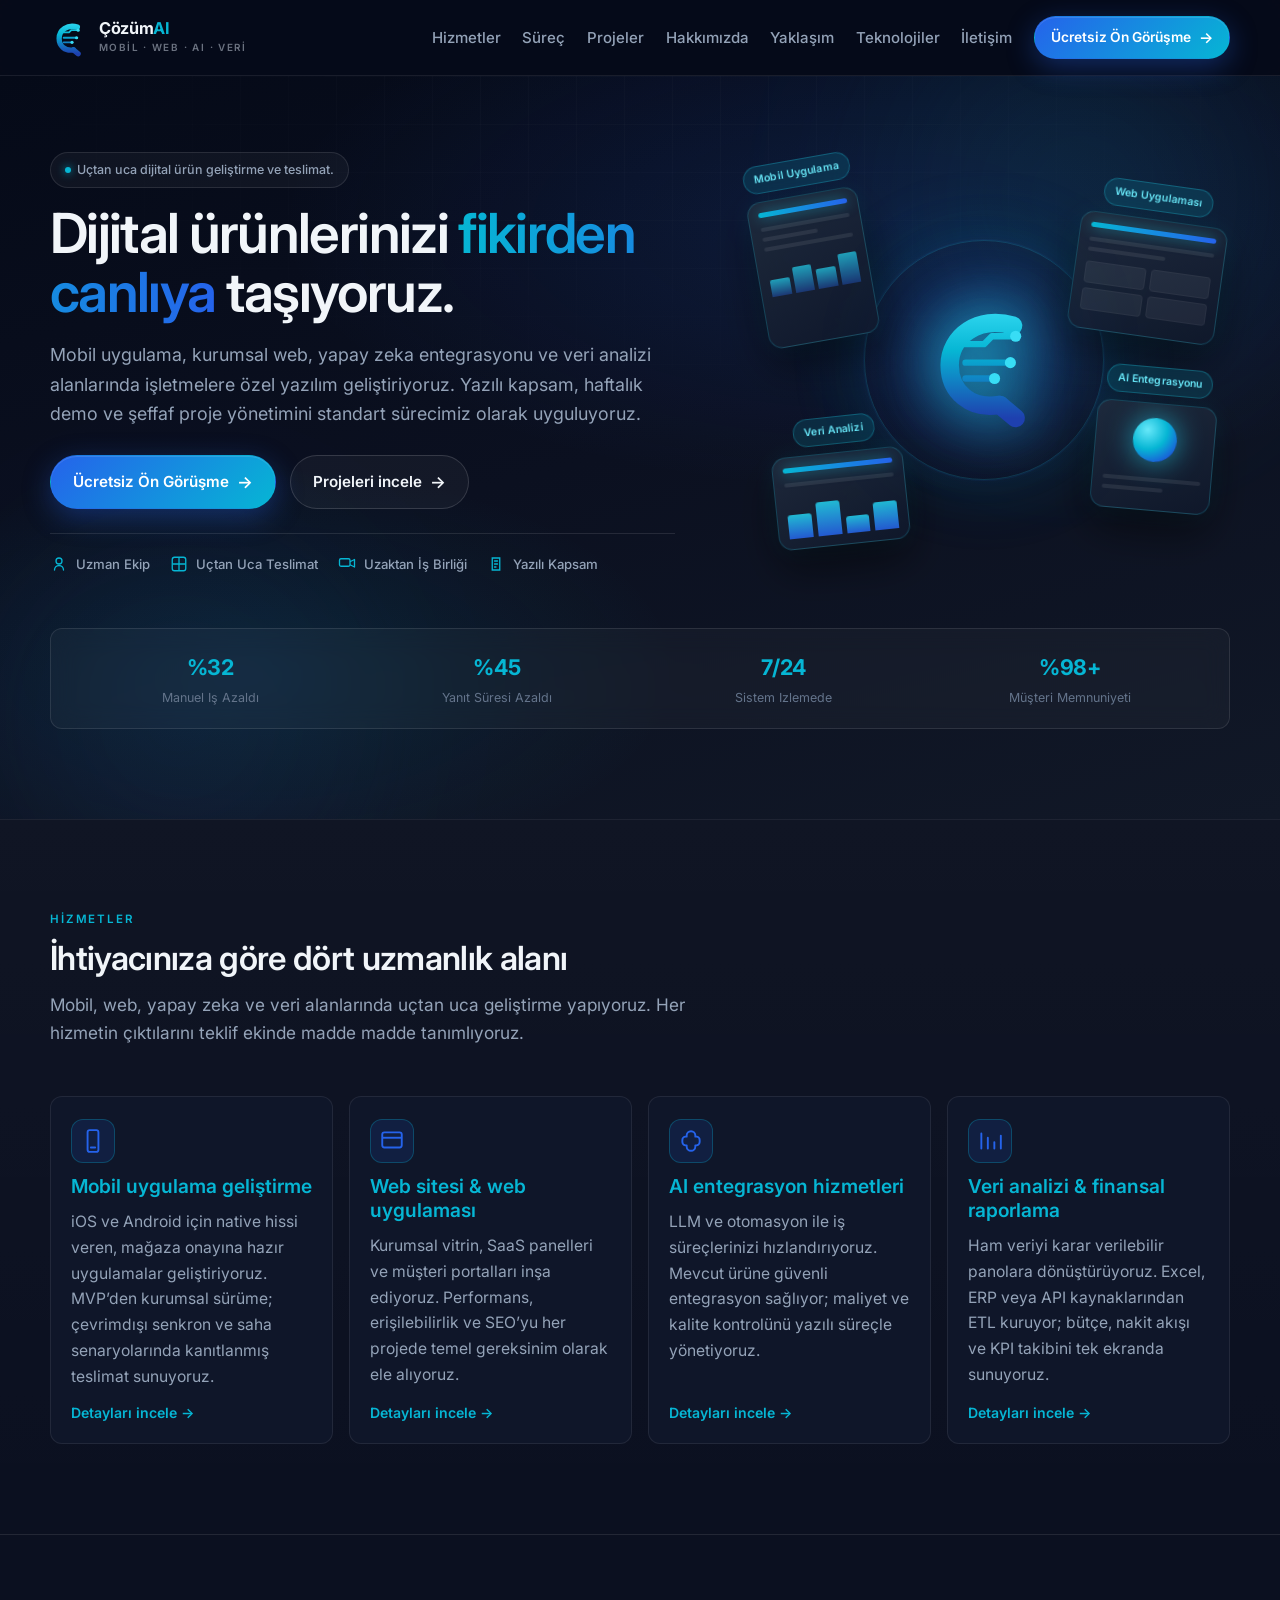
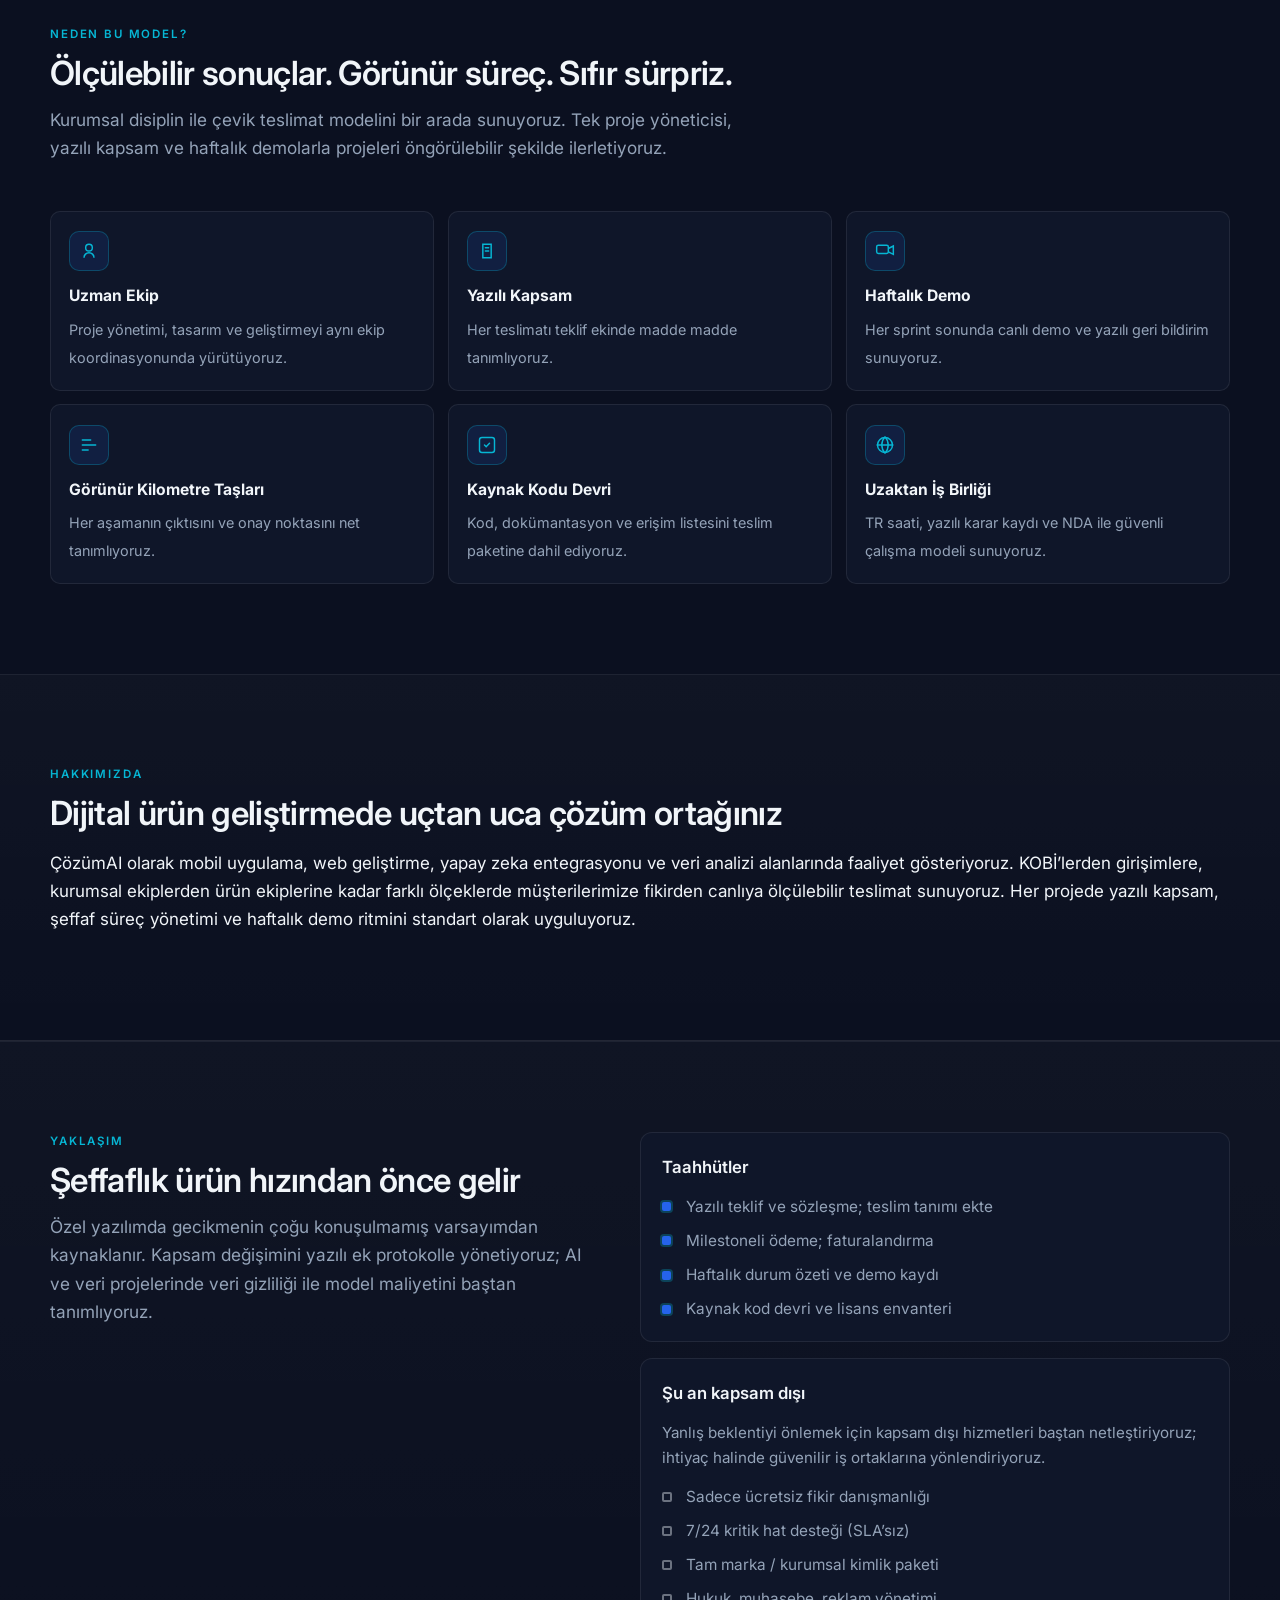
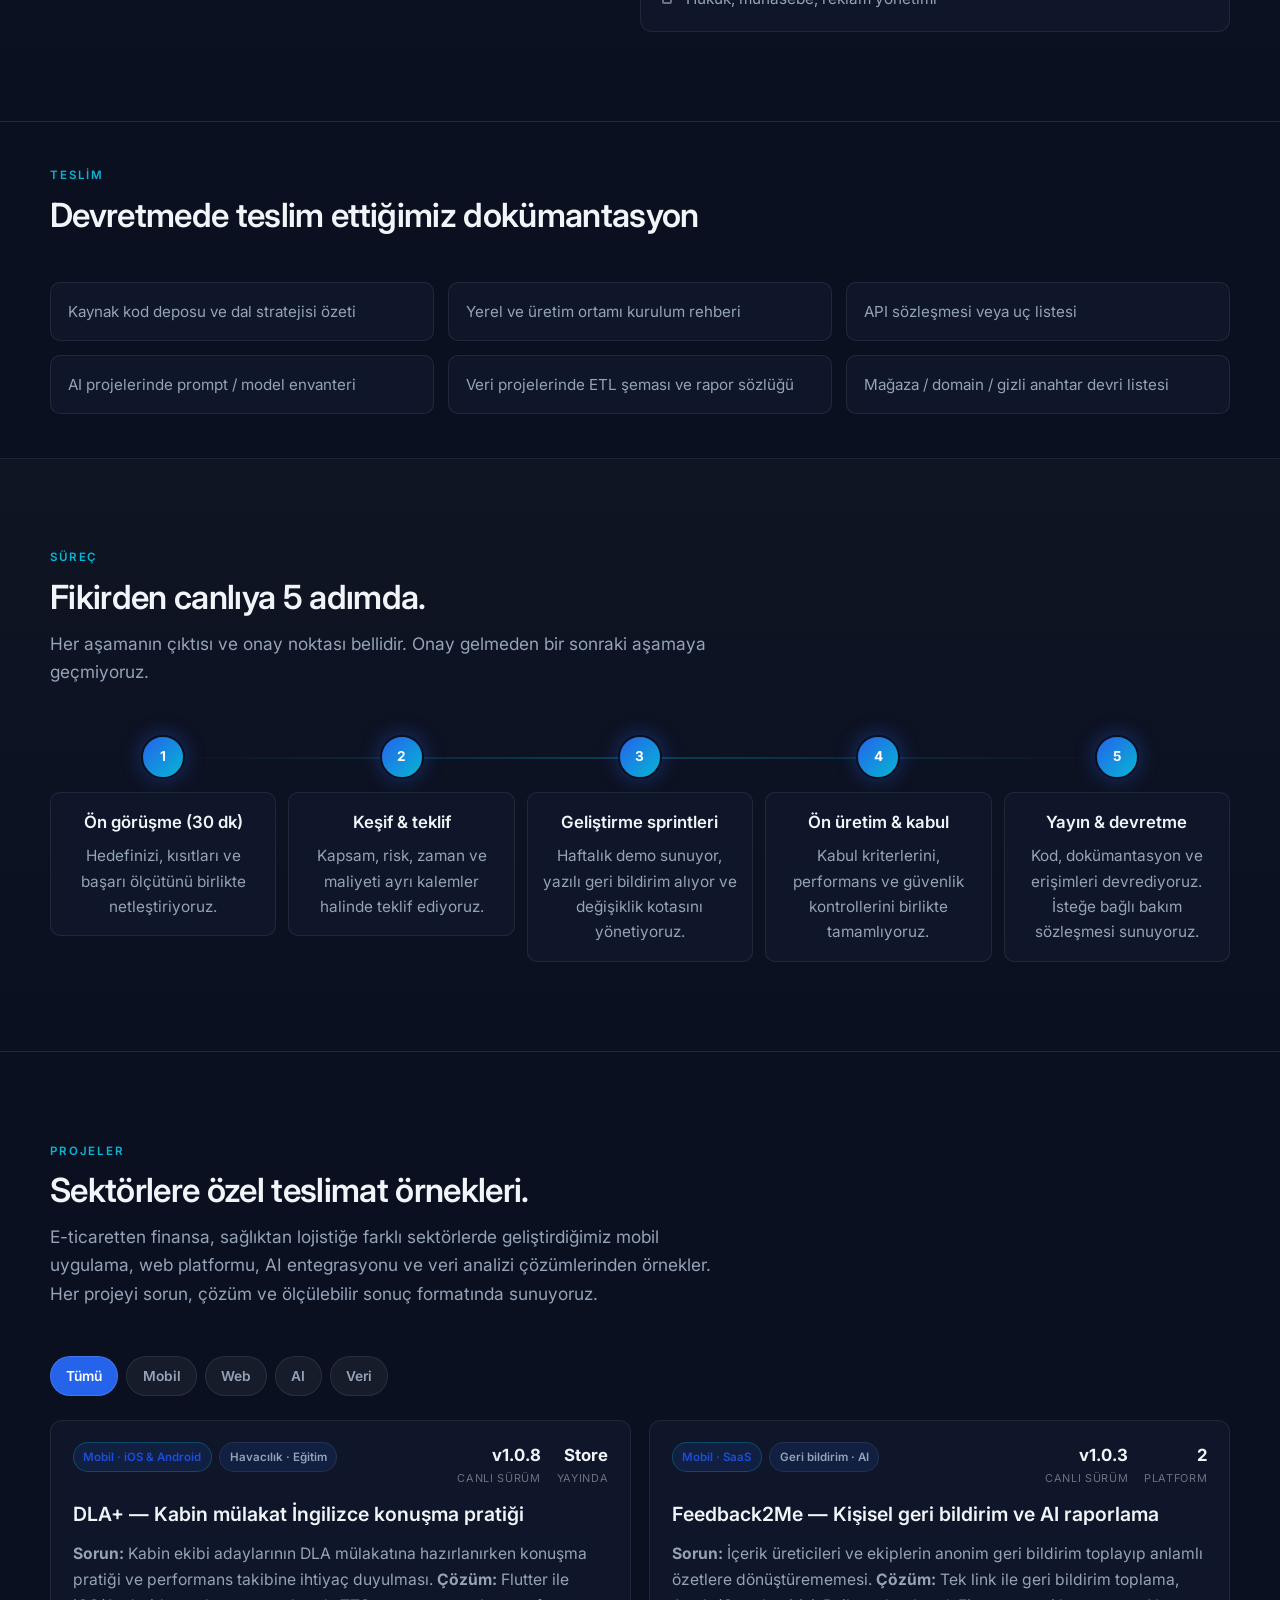
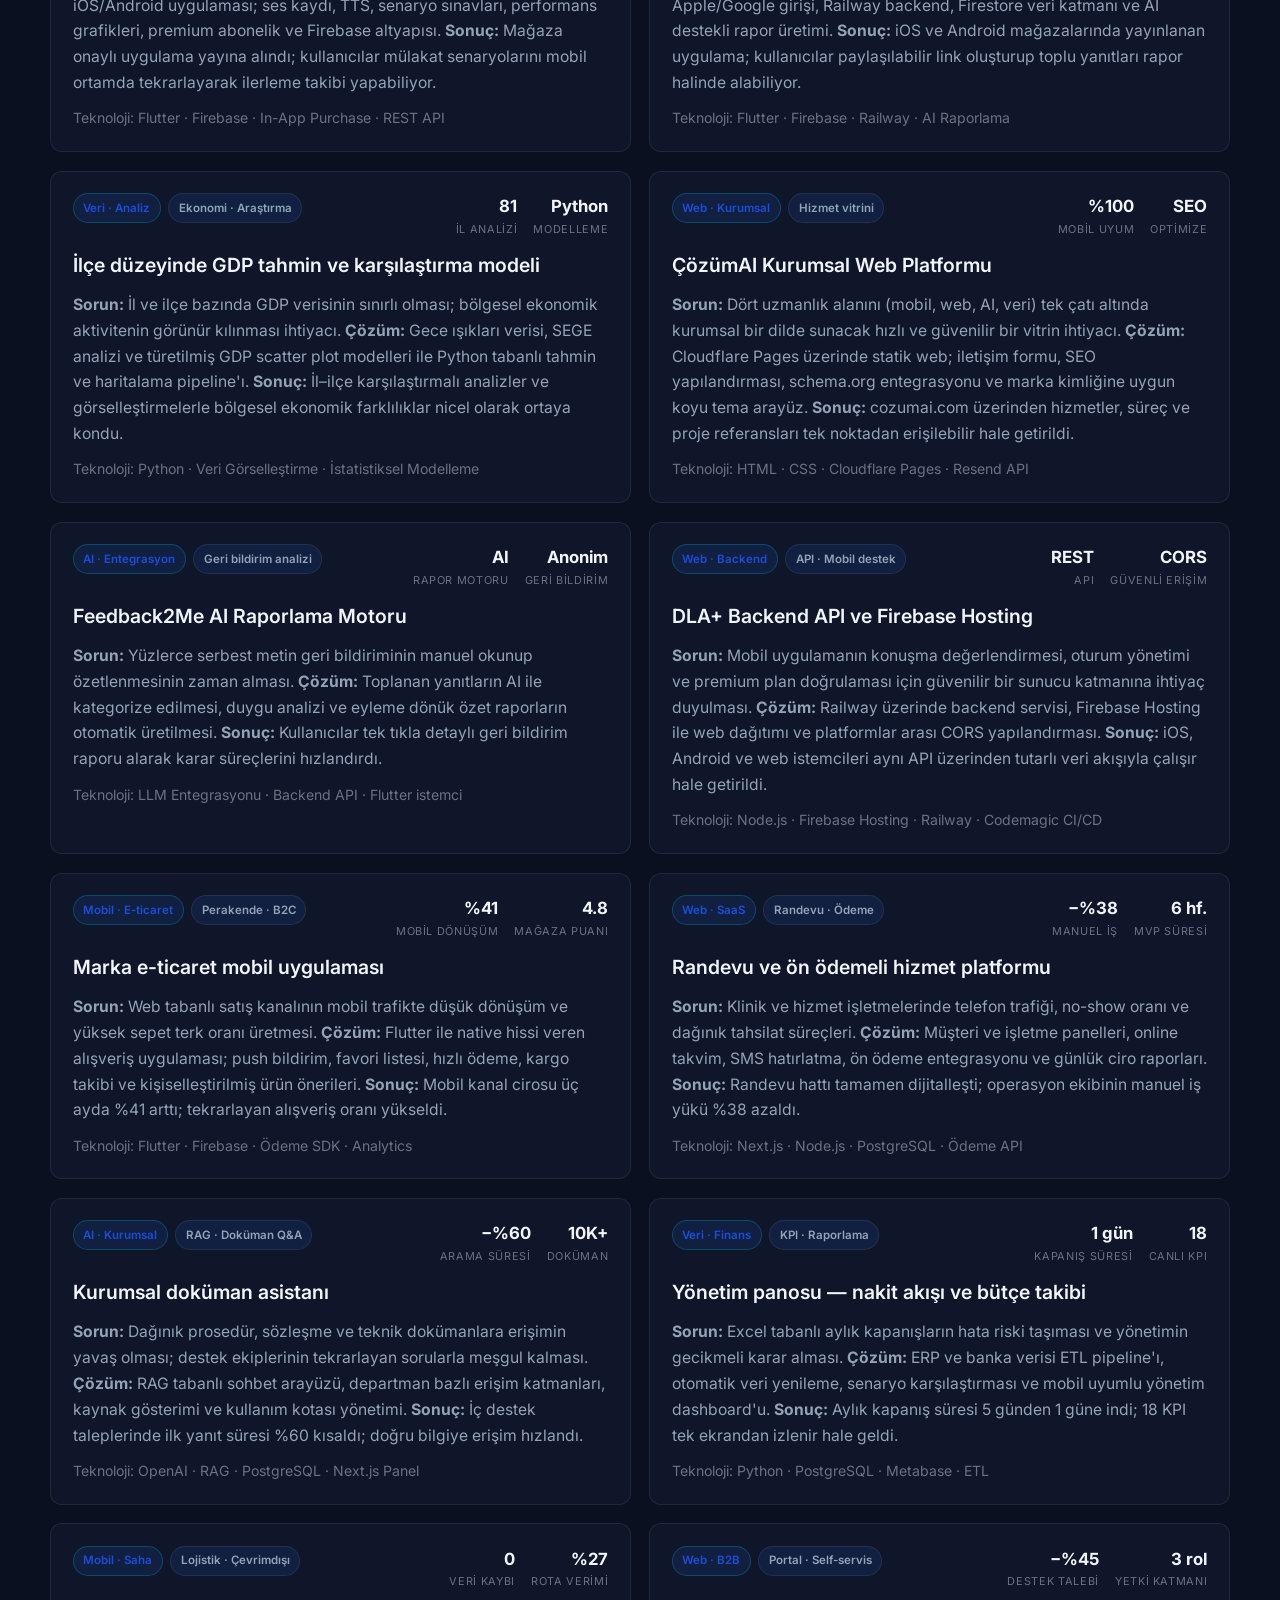
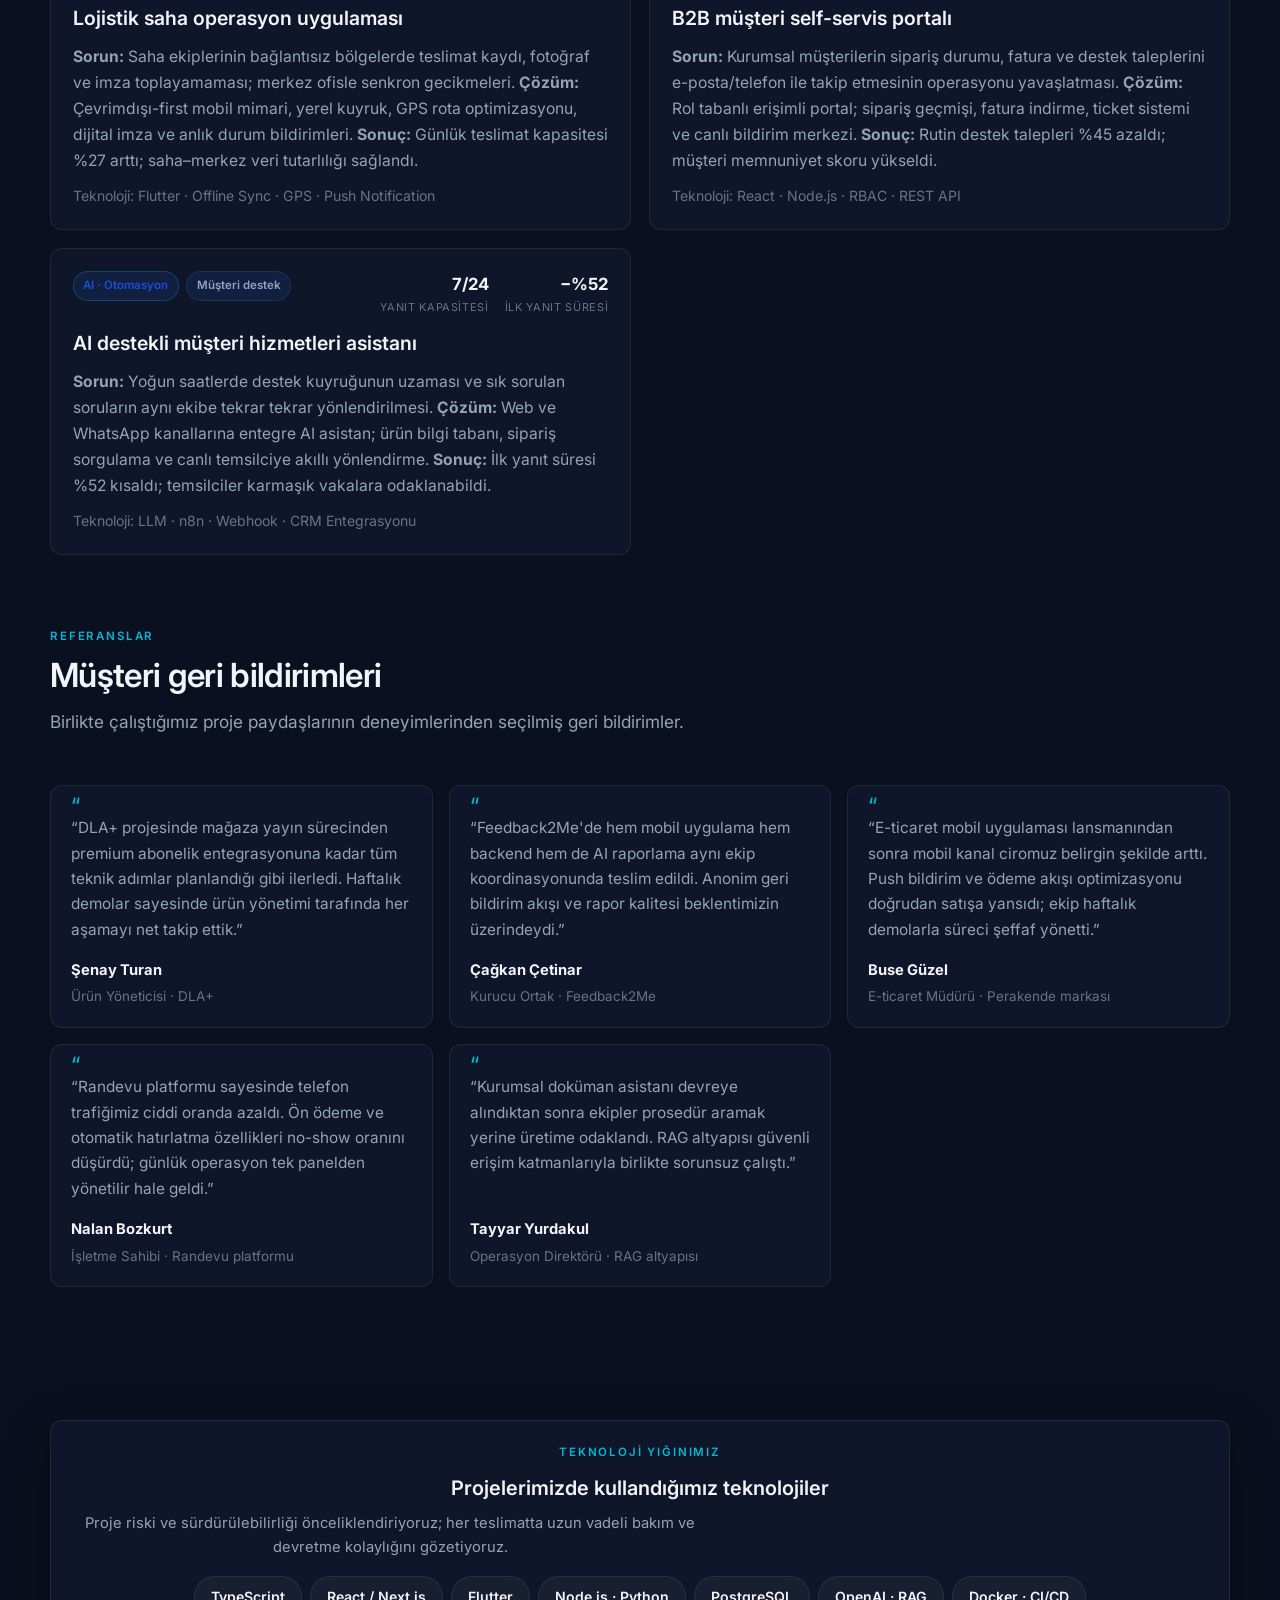
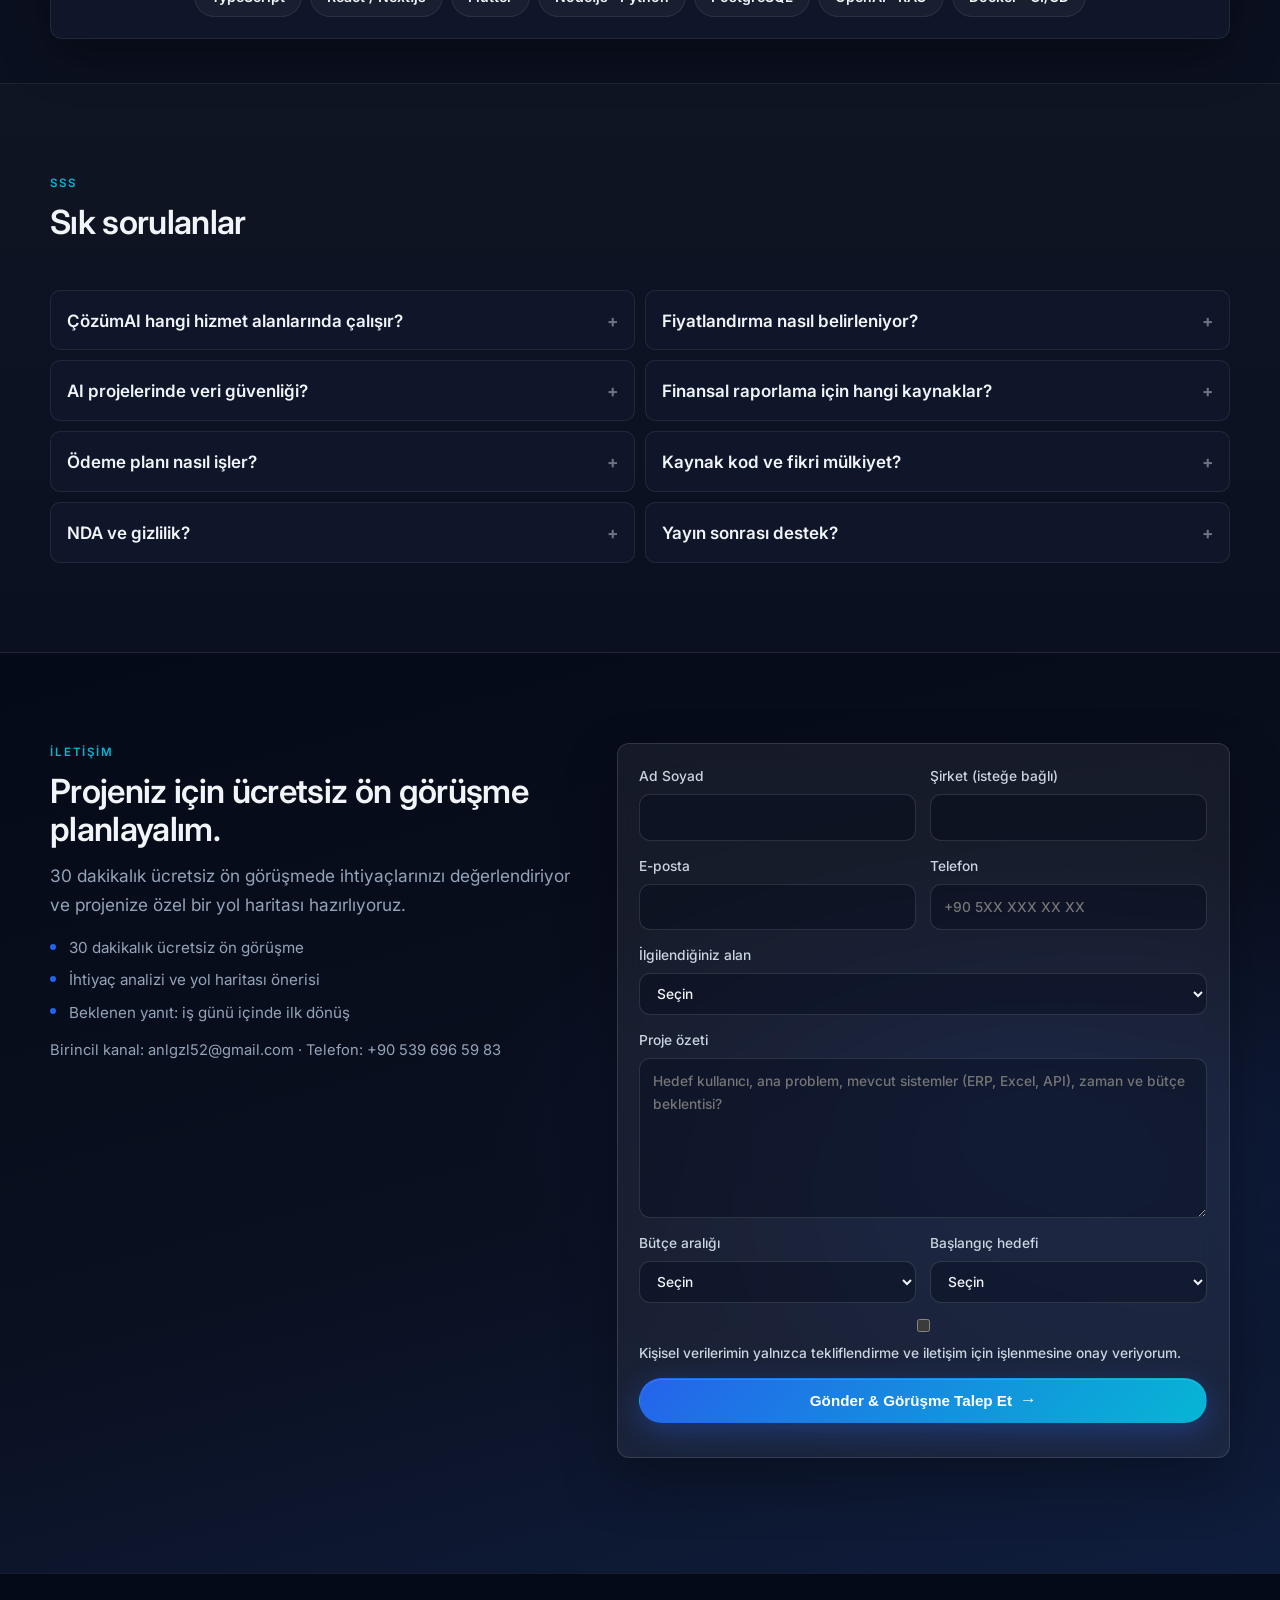
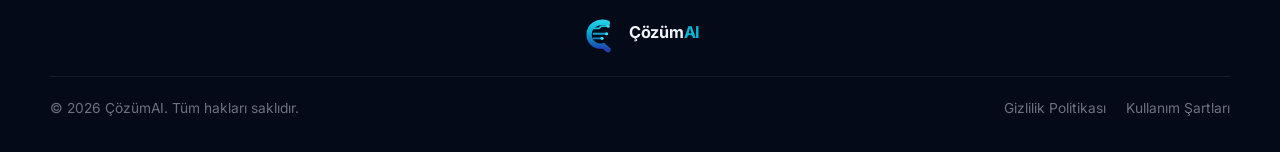
<file: index.html>
<!DOCTYPE html>
<html lang="tr">
  <head>
    <!-- Google tag (gtag.js) — Google Ads AW-18032495629 -->
    <script async src="https://www.googletagmanager.com/gtag/js?id=AW-18032495629"></script>
    <script>
      window.dataLayer = window.dataLayer || [];
      function gtag() {
        dataLayer.push(arguments);
      }
      gtag("js", new Date());
      gtag("config", "AW-18032495629");
    </script>
    <meta charset="utf-8" />
    <meta name="viewport" content="width=device-width, initial-scale=1" />
    <meta name="theme-color" content="#0B1020" />
    <title>ÇözümAI — Mobil, web, AI ve veri çözümleri</title>
    <link rel="icon" href="/favicon.ico" sizes="48x48" />
    <link rel="icon" href="/favicon.svg" type="image/svg+xml" />
    <link rel="icon" href="/favicon-48.png" type="image/png" sizes="48x48" />
    <link rel="apple-touch-icon" href="/apple-touch-icon.png" />
    <meta
      name="description"
      content="ÇözümAI — mobil uygulama, web, AI entegrasyonu ve veri analizi alanlarında kurumsal yazılım geliştiriyoruz. Keşiften canlıya şeffaf süreç ve ölçülebilir teslimat sunuyoruz."
    />
    <meta property="og:title" content="ÇözümAI — Mobil, web, AI ve veri" />
    <meta
      property="og:description"
      content="Mobil, web, yapay zeka entegrasyonu ve finansal raporlama alanlarında kurumsal yazılım çözümleri sunuyoruz."
    />
    <meta property="og:type" content="website" />
    <meta property="og:url" content="https://cozumai.com" data-og-url />
    <link rel="canonical" href="https://cozumai.com" data-canonical />
    <link rel="sitemap" type="application/xml" title="Sitemap" href="https://cozumai.com/sitemap.xml" />
    <link rel="preconnect" href="https://fonts.googleapis.com" />
    <link rel="preconnect" href="https://fonts.gstatic.com" crossorigin />
    <link
      href="https://fonts.googleapis.com/css2?family=Inter:wght@400;500;600;700;800&display=swap"
      rel="stylesheet"
    />
    <link rel="stylesheet" href="css/styles.css?v=15" />
    <script type="application/ld+json">
      {
        "@context": "https://schema.org",
        "@type": "ProfessionalService",
        "name": "ÇözümAI",
        "description": "Mobil uygulama, web geliştirme, AI entegrasyonu ve veri analizi alanlarında kurumsal yazılım geliştirme hizmetleri sunuyoruz.",
        "areaServed": { "@type": "Country", "name": "Türkiye" },
        "url": "https://cozumai.com",
        "knowsAbout": [
          "Mobil uygulama geliştirme",
          "Web uygulama geliştirme",
          "Yapay zeka entegrasyonu",
          "Veri analizi",
          "Finansal raporlama"
        ]
      }
    </script>
  </head>
  <body>
    <a class="skip-link" href="#icerik">İçeriğe atla</a>

    <header class="site-header" data-header>
      <div class="container header__inner">
        <a class="logo" href="#">
          <svg class="logo__mark" width="42" height="42" viewBox="0 0 100 100" fill="none" aria-hidden="true">
            <defs>
              <linearGradient id="czGradHeader" x1="50" y1="6" x2="50" y2="94" gradientUnits="userSpaceOnUse">
                <stop offset="0%" stop-color="#38DDF5" />
                <stop offset="42%" stop-color="#06B6D4" />
                <stop offset="100%" stop-color="#1E40AF" />
              </linearGradient>
            </defs>
            <path d="M72 24C46 16 24 32 24 54C24 74 40 88 62 84" stroke="url(#czGradHeader)" stroke-width="14" stroke-linecap="round" fill="none" />
            <path d="M62 84L74 94" stroke="url(#czGradHeader)" stroke-width="14" stroke-linecap="round" fill="none" />
            <path d="M36 38H50L56 32H74" stroke="url(#czGradHeader)" stroke-width="4.8" stroke-linecap="round" stroke-linejoin="round" />
            <circle cx="74" cy="32" r="4.2" fill="#38DDF5" />
            <path d="M36 52H70" stroke="url(#czGradHeader)" stroke-width="4.8" stroke-linecap="round" />
            <circle cx="70" cy="52" r="4.2" fill="#38DDF5" />
            <path d="M36 64H58" stroke="url(#czGradHeader)" stroke-width="4.8" stroke-linecap="round" />
            <circle cx="58" cy="64" r="4.2" fill="#38DDF5" />
          </svg>
          <span class="logo__group">
            <span class="logo__text"><span class="logo__cozum">Çözüm</span><span class="logo__ai">AI</span></span>
            <span class="logo__tag" data-site-tag>MOBİL · WEB · AI · VERİ</span>
          </span>
        </a>
        <button
          class="nav-toggle"
          type="button"
          aria-expanded="false"
          aria-controls="site-nav"
          data-nav-toggle
        >
          <span class="nav-toggle__bar"></span>
          <span class="visually-hidden">Menüyü aç / kapat</span>
        </button>
        <nav class="site-nav" id="site-nav" data-nav>
          <ul class="site-nav__list">
            <li><a href="#cozumler">Hizmetler</a></li>
            <li><a href="#surec">Süreç</a></li>
            <li><a href="#portfoy">Projeler</a></li>
            <li><a href="#hakkimizda">Hakkımızda</a></li>
            <li><a href="#yaklasim">Yaklaşım</a></li>
            <li><a href="#teknolojiler">Teknolojiler</a></li>
            <li><a href="#iletisim">İletişim</a></li>
            <li><a class="btn btn--small btn--primary" href="#iletisim">Ücretsiz Ön Görüşme <span class="btn__arrow" aria-hidden="true">→</span></a></li>
          </ul>
        </nav>
      </div>
    </header>

    <main id="icerik">
      <section class="hero section section--dark" aria-labelledby="hero-baslik">
        <div class="hero__bg" aria-hidden="true">
          <div class="bg-grid"></div>
          <div class="bg-glow bg-glow--one"></div>
          <div class="bg-glow bg-glow--two"></div>
        </div>
        <div class="container hero__grid">
          <div class="hero__copy">
            <p class="badge-pill">Uçtan uca dijital ürün geliştirme ve teslimat.</p>
            <h1 id="hero-baslik" class="hero__title">
              Dijital ürünlerinizi <span class="accent">fikirden canlıya</span> taşıyoruz.
            </h1>
            <p class="hero__lead">
              Mobil uygulama, kurumsal web, yapay zeka entegrasyonu ve veri analizi alanlarında işletmelere özel yazılım
              geliştiriyoruz. Yazılı kapsam, haftalık demo ve şeffaf proje yönetimini standart sürecimiz olarak uyguluyoruz.
            </p>
            <div class="hero__actions">
              <a class="btn btn--primary" href="#iletisim">Ücretsiz Ön Görüşme <span class="btn__arrow" aria-hidden="true">→</span></a>
              <a class="btn btn--ghost" href="#portfoy">Projeleri incele <span class="btn__arrow" aria-hidden="true">→</span></a>
            </div>
            <div class="hero__trust-badges">
              <span class="hero__trust-badge">
                <svg width="18" height="18" viewBox="0 0 24 24" fill="none" aria-hidden="true">
                  <circle cx="12" cy="8" r="4" stroke="currentColor" stroke-width="1.75"/>
                  <path d="M6 20c0-3.3 2.7-6 6-6s6 2.7 6 6" stroke="currentColor" stroke-width="1.75" stroke-linecap="round"/>
                </svg>
                Uzman Ekip
              </span>
              <span class="hero__trust-badge">
                <svg width="18" height="18" viewBox="0 0 24 24" fill="none" aria-hidden="true">
                  <path d="M4 12h16M12 4v16" stroke="currentColor" stroke-width="1.75" stroke-linecap="round"/>
                  <rect x="3" y="3" width="18" height="18" rx="3" stroke="currentColor" stroke-width="1.75"/>
                </svg>
                Uçtan Uca Teslimat
              </span>
              <span class="hero__trust-badge">
                <svg width="18" height="18" viewBox="0 0 24 24" fill="none" aria-hidden="true">
                  <rect x="2" y="5" width="14" height="10" rx="2" stroke="currentColor" stroke-width="1.75"/>
                  <path d="M16 9l6-3v10l-6-3" stroke="currentColor" stroke-width="1.75" stroke-linejoin="round"/>
                </svg>
                Uzaktan İş Birliği
              </span>
              <span class="hero__trust-badge">
                <svg width="18" height="18" viewBox="0 0 24 24" fill="none" aria-hidden="true">
                  <path d="M7 4h10v16H7z" stroke="currentColor" stroke-width="1.75"/>
                  <path d="M10 8h4M10 12h4M10 16h2" stroke="currentColor" stroke-width="1.75" stroke-linecap="round"/>
                </svg>
                Yazılı Kapsam
              </span>
            </div>
          </div>
          <div class="hero__visual reveal is-visible" aria-hidden="true">
            <div class="hero__collage">
              <div class="hero__collage-ring"></div>
              <div class="hero__collage-glow"></div>

              <article class="hero__panel hero__panel--mobil">
                <span class="hero__panel-tag">Mobil Uygulama</span>
                <div class="hero__panel-screen">
                  <div class="hero__panel-bar"></div>
                  <div class="hero__panel-body">
                    <div class="hero__panel-line"></div>
                    <div class="hero__panel-line hero__panel-line--short"></div>
                    <div class="hero__panel-line"></div>
                    <div class="hero__panel-chart">
                      <span></span><span></span><span></span><span></span>
                    </div>
                  </div>
                </div>
              </article>

              <article class="hero__panel hero__panel--web">
                <span class="hero__panel-tag">Web Uygulaması</span>
                <div class="hero__panel-screen">
                  <div class="hero__panel-bar"></div>
                  <div class="hero__panel-body">
                    <div class="hero__panel-line"></div>
                    <div class="hero__panel-line hero__panel-line--short"></div>
                    <div class="hero__panel-grid">
                      <span></span><span></span><span></span><span></span>
                    </div>
                  </div>
                </div>
              </article>

              <article class="hero__panel hero__panel--ai">
                <span class="hero__panel-tag">AI Entegrasyonu</span>
                <div class="hero__panel-screen hero__panel-screen--ai">
                  <div class="hero__panel-orb"></div>
                  <div class="hero__panel-body">
                    <div class="hero__panel-line"></div>
                    <div class="hero__panel-line hero__panel-line--short"></div>
                  </div>
                </div>
              </article>

              <article class="hero__panel hero__panel--veri">
                <span class="hero__panel-tag">Veri Analizi</span>
                <div class="hero__panel-screen">
                  <div class="hero__panel-bar"></div>
                  <div class="hero__panel-body">
                    <div class="hero__panel-line"></div>
                    <div class="hero__panel-bars">
                      <span style="--h: 55%"></span>
                      <span style="--h: 80%"></span>
                      <span style="--h: 40%"></span>
                      <span style="--h: 65%"></span>
                    </div>
                  </div>
                </div>
              </article>

              <div class="hero__collage-logo">
                <svg width="140" height="140" viewBox="0 0 100 100" fill="none" aria-hidden="true">
                  <defs>
                    <linearGradient id="czGradHero" x1="50" y1="6" x2="50" y2="94" gradientUnits="userSpaceOnUse">
                      <stop offset="0%" stop-color="#38DDF5" />
                      <stop offset="42%" stop-color="#06B6D4" />
                      <stop offset="100%" stop-color="#1E40AF" />
                    </linearGradient>
                  </defs>
                  <path d="M72 24C46 16 24 32 24 54C24 74 40 88 62 84" stroke="url(#czGradHero)" stroke-width="14" stroke-linecap="round" fill="none" />
                  <path d="M62 84L74 94" stroke="url(#czGradHero)" stroke-width="14" stroke-linecap="round" fill="none" />
                  <path d="M36 38H50L56 32H74" stroke="url(#czGradHero)" stroke-width="4.8" stroke-linecap="round" stroke-linejoin="round" />
                  <circle cx="74" cy="32" r="4.2" fill="#38DDF5" />
                  <path d="M36 52H70" stroke="url(#czGradHero)" stroke-width="4.8" stroke-linecap="round" />
                  <circle cx="70" cy="52" r="4.2" fill="#38DDF5" />
                  <path d="M36 64H58" stroke="url(#czGradHero)" stroke-width="4.8" stroke-linecap="round" />
                  <circle cx="58" cy="64" r="4.2" fill="#38DDF5" />
                </svg>
              </div>
            </div>
          </div>
        </div>
        <div class="container">
          <div class="hero__stats-bar reveal is-visible" data-stats></div>
        </div>
      </section>

      <section id="cozumler" class="section section--tint" aria-labelledby="cozumler-baslik">
        <div class="container">
          <div class="section__head reveal">
            <p class="section__label">Hizmetler</p>
            <h2 id="cozumler-baslik" class="section__title">İhtiyacınıza göre dört uzmanlık alanı</h2>
            <p class="section__intro">
              Mobil, web, yapay zeka ve veri alanlarında uçtan uca geliştirme yapıyoruz. Her hizmetin çıktılarını teklif
              ekinde madde madde tanımlıyoruz.
            </p>
          </div>
          <div class="solutions" data-services-root>
            <article id="cozum-mobil" class="solution reveal" data-service="mobil">
              <div class="solution__head">
                <span class="solution__index" aria-hidden="true">01</span>
                <div class="solution__icon" aria-hidden="true">
                  <svg width="26" height="26" viewBox="0 0 24 24" fill="none">
                    <rect x="7" y="2" width="10" height="20" rx="2" stroke="currentColor" stroke-width="1.75" />
                    <path d="M10 18h4" stroke="currentColor" stroke-width="1.75" stroke-linecap="round" />
                  </svg>
                </div>
                <h3 class="solution__title">Mobil uygulama geliştirme</h3>
              </div>
              <p class="solution__text">
                iOS ve Android için native hissi veren, mağaza onayına hazır uygulamalar geliştiriyoruz. MVP’den kurumsal
                sürüme; çevrimdışı senkron ve saha senaryolarında kanıtlanmış teslimat sunuyoruz.
              </p>
              <ul class="solution__list">
                <li>Flutter / React Native veya platform-native</li>
                <li>Push, biyometrik giriş, derin link</li>
                <li>App Store &amp; Play Console yayın desteği</li>
              </ul>
              <div class="solution__tags">
                <span>Flutter</span><span>React Native</span><span>Swift</span><span>Kotlin</span>
              </div>
              <a class="solution__link" href="#portfoy" data-portfolio-filter="mobil">Detayları incele →</a>
            </article>

            <article id="cozum-web" class="solution reveal" data-service="web">
              <div class="solution__head">
                <span class="solution__index" aria-hidden="true">02</span>
                <div class="solution__icon" aria-hidden="true">
                  <svg width="26" height="26" viewBox="0 0 24 24" fill="none">
                    <rect x="3" y="4" width="18" height="14" rx="2" stroke="currentColor" stroke-width="1.75" />
                    <path d="M3 9h18" stroke="currentColor" stroke-width="1.75" />
                  </svg>
                </div>
                <h3 class="solution__title">Web sitesi &amp; web uygulaması</h3>
              </div>
              <p class="solution__text">
                Kurumsal vitrin, SaaS panelleri ve müşteri portalları inşa ediyoruz. Performans, erişilebilirlik ve SEO’yu
                her projede temel gereksinim olarak ele alıyoruz.
              </p>
              <ul class="solution__list">
                <li>Next.js / React ile hızlı arayüz</li>
                <li>Yönetim paneli, rol tabanlı erişim</li>
                <li>Barındırma, CI/CD, domain yapılandırması</li>
              </ul>
              <div class="solution__tags">
                <span>Next.js</span><span>React</span><span>TypeScript</span><span>Node.js</span>
              </div>
              <a class="solution__link" href="#portfoy" data-portfolio-filter="web">Detayları incele →</a>
            </article>

            <article id="cozum-ai" class="solution reveal" data-service="ai">
              <div class="solution__head">
                <span class="solution__index" aria-hidden="true">03</span>
                <div class="solution__icon" aria-hidden="true">
                  <svg width="26" height="26" viewBox="0 0 24 24" fill="none">
                    <path
                      d="M12 3a4 4 0 00-4 4v1H7a3 3 0 00-3 3v2a3 3 0 003 3h1v1a4 4 0 008 0v-1h1a3 3 0 003-3v-2a3 3 0 00-3-3h-1V7a4 4 0 00-4-4z"
                      stroke="currentColor"
                      stroke-width="1.75"
                      stroke-linejoin="round"
                    />
                  </svg>
                </div>
                <h3 class="solution__title">AI entegrasyon hizmetleri</h3>
              </div>
              <p class="solution__text">
                LLM ve otomasyon ile iş süreçlerinizi hızlandırıyoruz. Mevcut ürüne güvenli entegrasyon sağlıyor; maliyet
                ve kalite kontrolünü yazılı süreçle yönetiyoruz.
              </p>
              <ul class="solution__list">
                <li>Sohbet asistanı, doküman Q&amp;A, özetleme</li>
                <li>API / webhook ile ürün içi AI</li>
                <li>Prompt, güvenlik ve kullanım limitleri</li>
              </ul>
              <div class="solution__tags">
                <span>OpenAI</span><span>Anthropic</span><span>RAG</span><span>n8n</span>
              </div>
              <a class="solution__link" href="#portfoy" data-portfolio-filter="ai">Detayları incele →</a>
            </article>

            <article id="cozum-veri" class="solution reveal" data-service="veri">
              <div class="solution__head">
                <span class="solution__index" aria-hidden="true">04</span>
                <div class="solution__icon" aria-hidden="true">
                  <svg width="26" height="26" viewBox="0 0 24 24" fill="none">
                    <path d="M4 19V5M10 19V9M16 19V13M22 19V7" stroke="currentColor" stroke-width="1.75" stroke-linecap="round" />
                  </svg>
                </div>
                <h3 class="solution__title">Veri analizi &amp; finansal raporlama</h3>
              </div>
              <p class="solution__text">
                Ham veriyi karar verilebilir panolara dönüştürüyoruz. Excel, ERP veya API kaynaklarından ETL kuruyor;
                bütçe, nakit akışı ve KPI takibini tek ekranda sunuyoruz.
              </p>
              <ul class="solution__list">
                <li>Canlı dashboard ve dönemsel raporlar</li>
                <li>Finansal model ve senaryo analizi</li>
                <li>Otomatik veri yenileme ve uyarılar</li>
              </ul>
              <div class="solution__tags">
                <span>PostgreSQL</span><span>Python</span><span>Power BI</span><span>Metabase</span>
              </div>
              <a class="solution__link" href="#portfoy" data-portfolio-filter="veri">Detayları incele →</a>
            </article>
          </div>
        </div>
      </section>

      <section class="section" aria-labelledby="neden-baslik">
        <div class="container">
          <div class="section__head reveal">
            <p class="section__label">Neden bu model?</p>
            <h2 id="neden-baslik" class="section__title">Ölçülebilir sonuçlar. Görünür süreç. Sıfır sürpriz.</h2>
            <p class="section__intro">
              Kurumsal disiplin ile çevik teslimat modelini bir arada sunuyoruz. Tek proje yöneticisi, yazılı kapsam ve
              haftalık demolarla projeleri öngörülebilir şekilde ilerletiyoruz.
            </p>
          </div>
          <ul class="outcomes__grid reveal" role="list">
            <li>
              <div class="feature__icon" aria-hidden="true">
                <svg width="20" height="20" viewBox="0 0 24 24" fill="none">
                  <circle cx="12" cy="8" r="4" stroke="currentColor" stroke-width="1.75"/>
                  <path d="M6 20c0-3.3 2.7-6 6-6s6 2.7 6 6" stroke="currentColor" stroke-width="1.75"/>
                </svg>
              </div>
              <strong>Uzman Ekip</strong>
              <span>Proje yönetimi, tasarım ve geliştirmeyi aynı ekip koordinasyonunda yürütüyoruz.</span>
            </li>
            <li>
              <div class="feature__icon" aria-hidden="true">
                <svg width="20" height="20" viewBox="0 0 24 24" fill="none">
                  <path d="M7 4h10v16H7z" stroke="currentColor" stroke-width="1.75"/>
                  <path d="M10 8h4M10 12h4" stroke="currentColor" stroke-width="1.75" stroke-linecap="round"/>
                </svg>
              </div>
              <strong>Yazılı Kapsam</strong>
              <span>Her teslimatı teklif ekinde madde madde tanımlıyoruz.</span>
            </li>
            <li>
              <div class="feature__icon" aria-hidden="true">
                <svg width="20" height="20" viewBox="0 0 24 24" fill="none">
                  <rect x="2" y="5" width="14" height="10" rx="2" stroke="currentColor" stroke-width="1.75"/>
                  <path d="M16 9l6-3v10l-6-3" stroke="currentColor" stroke-width="1.75"/>
                </svg>
              </div>
              <strong>Haftalık Demo</strong>
              <span>Her sprint sonunda canlı demo ve yazılı geri bildirim sunuyoruz.</span>
            </li>
            <li>
              <div class="feature__icon" aria-hidden="true">
                <svg width="20" height="20" viewBox="0 0 24 24" fill="none">
                  <path d="M4 12h16M4 6h10M4 18h7" stroke="currentColor" stroke-width="1.75" stroke-linecap="round"/>
                </svg>
              </div>
              <strong>Görünür Kilometre Taşları</strong>
              <span>Her aşamanın çıktısını ve onay noktasını net tanımlıyoruz.</span>
            </li>
            <li>
              <div class="feature__icon" aria-hidden="true">
                <svg width="20" height="20" viewBox="0 0 24 24" fill="none">
                  <path d="M9 12l2 2 4-4" stroke="currentColor" stroke-width="1.75" stroke-linecap="round"/>
                  <rect x="3" y="3" width="18" height="18" rx="3" stroke="currentColor" stroke-width="1.75"/>
                </svg>
              </div>
              <strong>Kaynak Kodu Devri</strong>
              <span>Kod, dokümantasyon ve erişim listesini teslim paketine dahil ediyoruz.</span>
            </li>
            <li>
              <div class="feature__icon" aria-hidden="true">
                <svg width="20" height="20" viewBox="0 0 24 24" fill="none">
                  <circle cx="12" cy="12" r="9" stroke="currentColor" stroke-width="1.75"/>
                  <path d="M2 12h20M12 2a15 15 0 0 1 0 20M12 2a15 15 0 0 0 0 20" stroke="currentColor" stroke-width="1.75"/>
                </svg>
              </div>
              <strong>Uzaktan İş Birliği</strong>
              <span>TR saati, yazılı karar kaydı ve NDA ile güvenli çalışma modeli sunuyoruz.</span>
            </li>
          </ul>
        </div>
      </section>

      <section id="hakkimizda" class="section section--tint" aria-labelledby="hakkimizda-baslik">
        <div class="container reveal">
          <p class="section__label">Hakkımızda</p>
          <h2 id="hakkimizda-baslik" class="section__title">Dijital ürün geliştirmede uçtan uca çözüm ortağınız</h2>
          <p class="about__text">
            ÇözümAI olarak mobil uygulama, web geliştirme, yapay zeka entegrasyonu ve veri analizi alanlarında faaliyet
            gösteriyoruz. KOBİ’lerden girişimlere, kurumsal ekiplerden ürün ekiplerine kadar farklı ölçeklerde
            müşterilerimize fikirden canlıya ölçülebilir teslimat sunuyoruz. Her projede yazılı kapsam, şeffaf süreç
            yönetimi ve haftalık demo ritmini standart olarak uyguluyoruz.
          </p>
        </div>
      </section>

      <section id="yaklasim" class="section section--tint" aria-labelledby="yaklasim-baslik">
        <div class="container split reveal">
          <div class="split__intro">
            <p class="section__label">Yaklaşım</p>
            <h2 id="yaklasim-baslik" class="section__title">Şeffaflık ürün hızından önce gelir</h2>
            <p class="section__intro">
              Özel yazılımda gecikmenin çoğu konuşulmamış varsayımdan kaynaklanır. Kapsam değişimini yazılı ek
              protokolle yönetiyoruz; AI ve veri projelerinde veri gizliliği ile model maliyetini baştan tanımlıyoruz.
            </p>
          </div>
          <div class="split__panels">
            <div class="info-panel">
              <h3 class="info-panel__title">Taahhütler</h3>
              <ul class="checklist">
                <li>Yazılı teklif ve sözleşme; teslim tanımı ekte</li>
                <li>Milestoneli ödeme; faturalandırma</li>
                <li>Haftalık durum özeti ve demo kaydı</li>
                <li>Kaynak kod devri ve lisans envanteri</li>
              </ul>
            </div>
            <div class="info-panel info-panel--muted">
              <h3 class="info-panel__title">Şu an kapsam dışı</h3>
              <p class="info-panel__lede">
                Yanlış beklentiyi önlemek için kapsam dışı hizmetleri baştan netleştiriyoruz; ihtiyaç halinde güvenilir
                iş ortaklarına yönlendiriyoruz.
              </p>
              <ul class="checklist checklist--x">
                <li>Sadece ücretsiz fikir danışmanlığı</li>
                <li>7/24 kritik hat desteği (SLA’sız)</li>
                <li>Tam marka / kurumsal kimlik paketi</li>
                <li>Hukuk, muhasebe, reklam yönetimi</li>
              </ul>
            </div>
          </div>
        </div>
      </section>

      <section class="section section--compact" aria-labelledby="teslim-baslik">
        <div class="container">
          <div class="section__head reveal">
            <p class="section__label">Teslim</p>
            <h2 id="teslim-baslik" class="section__title">Devretmede teslim ettiğimiz dokümantasyon</h2>
          </div>
          <ul class="deliver-grid reveal" role="list">
            <li>Kaynak kod deposu ve dal stratejisi özeti</li>
            <li>Yerel ve üretim ortamı kurulum rehberi</li>
            <li>API sözleşmesi veya uç listesi</li>
            <li>AI projelerinde prompt / model envanteri</li>
            <li>Veri projelerinde ETL şeması ve rapor sözlüğü</li>
            <li>Mağaza / domain / gizli anahtar devri listesi</li>
          </ul>
        </div>
      </section>

      <section id="surec" class="section section--tint" aria-labelledby="surec-baslik">
        <div class="container">
          <div class="section__head reveal">
            <p class="section__label">Süreç</p>
            <h2 id="surec-baslik" class="section__title">Fikirden canlıya 5 adımda.</h2>
            <p class="section__intro">
              Her aşamanın çıktısı ve onay noktası bellidir. Onay gelmeden bir sonraki aşamaya geçmiyoruz.
            </p>
          </div>
          <ol class="timeline-pro reveal">
            <li class="timeline-pro__step">
              <span class="timeline-pro__badge">1</span>
              <div class="timeline-pro__body">
                <h3>Ön görüşme (30 dk)</h3>
                <p>Hedefinizi, kısıtları ve başarı ölçütünü birlikte netleştiriyoruz.</p>
              </div>
            </li>
            <li class="timeline-pro__step">
              <span class="timeline-pro__badge">2</span>
              <div class="timeline-pro__body">
                <h3>Keşif &amp; teklif</h3>
                <p>Kapsam, risk, zaman ve maliyeti ayrı kalemler halinde teklif ediyoruz.</p>
              </div>
            </li>
            <li class="timeline-pro__step">
              <span class="timeline-pro__badge">3</span>
              <div class="timeline-pro__body">
                <h3>Geliştirme sprintleri</h3>
                <p>Haftalık demo sunuyor, yazılı geri bildirim alıyor ve değişiklik kotasını yönetiyoruz.</p>
              </div>
            </li>
            <li class="timeline-pro__step">
              <span class="timeline-pro__badge">4</span>
              <div class="timeline-pro__body">
                <h3>Ön üretim &amp; kabul</h3>
                <p>Kabul kriterlerini, performans ve güvenlik kontrollerini birlikte tamamlıyoruz.</p>
              </div>
            </li>
            <li class="timeline-pro__step">
              <span class="timeline-pro__badge">5</span>
              <div class="timeline-pro__body">
                <h3>Yayın &amp; devretme</h3>
                <p>Kod, dokümantasyon ve erişimleri devrediyoruz. İsteğe bağlı bakım sözleşmesi sunuyoruz.</p>
              </div>
            </li>
          </ol>
        </div>
      </section>

      <section id="portfoy" class="section" aria-labelledby="portfoy-baslik">
        <div class="container">
          <div class="section__head reveal">
            <p class="section__label">Projeler</p>
            <h2 id="portfoy-baslik" class="section__title">Sektörlere özel teslimat örnekleri.</h2>
            <p class="section__intro">
              E-ticaretten finansa, sağlıktan lojistiğe farklı sektörlerde geliştirdiğimiz mobil uygulama, web platformu,
              AI entegrasyonu ve veri analizi çözümlerinden örnekler. Her projeyi sorun, çözüm ve ölçülebilir sonuç
              formatında sunuyoruz.
            </p>
          </div>

          <div class="portfolio-filter reveal" role="tablist" aria-label="Portföy filtresi" data-portfolio-tabs>
            <button type="button" class="portfolio-filter__btn is-active" data-filter="all" aria-pressed="true">Tümü</button>
            <button type="button" class="portfolio-filter__btn" data-filter="mobil" aria-pressed="false">Mobil</button>
            <button type="button" class="portfolio-filter__btn" data-filter="web" aria-pressed="false">Web</button>
            <button type="button" class="portfolio-filter__btn" data-filter="ai" aria-pressed="false">AI</button>
            <button type="button" class="portfolio-filter__btn" data-filter="veri" aria-pressed="false">Veri</button>
          </div>

          <div class="cards cards--2 portfolio-grid" data-portfolio-grid>
            <article class="case case--rich reveal" data-category="mobil">
              <div class="case__top">
                <div class="case__meta">
                  <span class="pill">Mobil · iOS &amp; Android</span>
                  <span class="pill pill--muted">Havacılık · Eğitim</span>
                </div>
                <div class="case__metrics" role="presentation">
                  <div><span class="case__metric-val">v1.0.8</span><span class="case__metric-lbl">canlı sürüm</span></div>
                  <div><span class="case__metric-val">Store</span><span class="case__metric-lbl">yayında</span></div>
                </div>
              </div>
              <h3 class="case__title">DLA+ — Kabin mülakat İngilizce konuşma pratiği</h3>
              <p class="case__text">
                <strong>Sorun:</strong> Kabin ekibi adaylarının DLA mülakatına hazırlanırken konuşma pratiği ve performans
                takibine ihtiyaç duyulması.
                <strong>Çözüm:</strong> Flutter ile iOS/Android uygulaması; ses kaydı, TTS, senaryo sınavları, performans
                grafikleri, premium abonelik ve Firebase altyapısı.
                <strong>Sonuç:</strong> Mağaza onaylı uygulama yayına alındı; kullanıcılar mülakat senaryolarını mobil
                ortamda tekrarlayarak ilerleme takibi yapabiliyor.
              </p>
              <p class="case__note">Teknoloji: Flutter · Firebase · In-App Purchase · REST API</p>
            </article>

            <article class="case case--rich reveal" data-category="mobil">
              <div class="case__top">
                <div class="case__meta">
                  <span class="pill">Mobil · SaaS</span>
                  <span class="pill pill--muted">Geri bildirim · AI</span>
                </div>
                <div class="case__metrics" role="presentation">
                  <div><span class="case__metric-val">v1.0.3</span><span class="case__metric-lbl">canlı sürüm</span></div>
                  <div><span class="case__metric-val">2</span><span class="case__metric-lbl">platform</span></div>
                </div>
              </div>
              <h3 class="case__title">Feedback2Me — Kişisel geri bildirim ve AI raporlama</h3>
              <p class="case__text">
                <strong>Sorun:</strong> İçerik üreticileri ve ekiplerin anonim geri bildirim toplayıp anlamlı özetlere
                dönüştürememesi.
                <strong>Çözüm:</strong> Tek link ile geri bildirim toplama, Apple/Google girişi, Railway backend,
                Firestore veri katmanı ve AI destekli rapor üretimi.
                <strong>Sonuç:</strong> iOS ve Android mağazalarında yayınlanan uygulama; kullanıcılar paylaşılabilir
                link oluşturup toplu yanıtları rapor halinde alabiliyor.
              </p>
              <p class="case__note">Teknoloji: Flutter · Firebase · Railway · AI Raporlama</p>
            </article>

            <article class="case case--rich reveal" data-category="veri">
              <div class="case__top">
                <div class="case__meta">
                  <span class="pill">Veri · Analiz</span>
                  <span class="pill pill--muted">Ekonomi · Araştırma</span>
                </div>
                <div class="case__metrics" role="presentation">
                  <div><span class="case__metric-val">81</span><span class="case__metric-lbl">il analizi</span></div>
                  <div><span class="case__metric-val">Python</span><span class="case__metric-lbl">modelleme</span></div>
                </div>
              </div>
              <h3 class="case__title">İlçe düzeyinde GDP tahmin ve karşılaştırma modeli</h3>
              <p class="case__text">
                <strong>Sorun:</strong> İl ve ilçe bazında GDP verisinin sınırlı olması; bölgesel ekonomik aktivitenin
                görünür kılınması ihtiyacı.
                <strong>Çözüm:</strong> Gece ışıkları verisi, SEGE analizi ve türetilmiş GDP scatter plot modelleri ile
                Python tabanlı tahmin ve haritalama pipeline'ı.
                <strong>Sonuç:</strong> İl–ilçe karşılaştırmalı analizler ve görselleştirmelerle bölgesel ekonomik
                farklılıklar nicel olarak ortaya kondu.
              </p>
              <p class="case__note">Teknoloji: Python · Veri Görselleştirme · İstatistiksel Modelleme</p>
            </article>

            <article class="case case--rich reveal" data-category="web">
              <div class="case__top">
                <div class="case__meta">
                  <span class="pill">Web · Kurumsal</span>
                  <span class="pill pill--muted">Hizmet vitrini</span>
                </div>
                <div class="case__metrics" role="presentation">
                  <div><span class="case__metric-val">%100</span><span class="case__metric-lbl">mobil uyum</span></div>
                  <div><span class="case__metric-val">SEO</span><span class="case__metric-lbl">optimize</span></div>
                </div>
              </div>
              <h3 class="case__title">ÇözümAI Kurumsal Web Platformu</h3>
              <p class="case__text">
                <strong>Sorun:</strong> Dört uzmanlık alanını (mobil, web, AI, veri) tek çatı altında kurumsal bir dilde
                sunacak hızlı ve güvenilir bir vitrin ihtiyacı.
                <strong>Çözüm:</strong> Cloudflare Pages üzerinde statik web; iletişim formu, SEO yapılandırması,
                schema.org entegrasyonu ve marka kimliğine uygun koyu tema arayüz.
                <strong>Sonuç:</strong> cozumai.com üzerinden hizmetler, süreç ve proje referansları tek noktadan
                erişilebilir hale getirildi.
              </p>
              <p class="case__note">Teknoloji: HTML · CSS · Cloudflare Pages · Resend API</p>
            </article>

            <article class="case case--rich reveal" data-category="ai">
              <div class="case__top">
                <div class="case__meta">
                  <span class="pill">AI · Entegrasyon</span>
                  <span class="pill pill--muted">Geri bildirim analizi</span>
                </div>
                <div class="case__metrics" role="presentation">
                  <div><span class="case__metric-val">AI</span><span class="case__metric-lbl">rapor motoru</span></div>
                  <div><span class="case__metric-val">Anonim</span><span class="case__metric-lbl">geri bildirim</span></div>
                </div>
              </div>
              <h3 class="case__title">Feedback2Me AI Raporlama Motoru</h3>
              <p class="case__text">
                <strong>Sorun:</strong> Yüzlerce serbest metin geri bildiriminin manuel okunup özetlenmesinin zaman alması.
                <strong>Çözüm:</strong> Toplanan yanıtların AI ile kategorize edilmesi, duygu analizi ve eyleme dönük
                özet raporların otomatik üretilmesi.
                <strong>Sonuç:</strong> Kullanıcılar tek tıkla detaylı geri bildirim raporu alarak karar süreçlerini
                hızlandırdı.
              </p>
              <p class="case__note">Teknoloji: LLM Entegrasyonu · Backend API · Flutter istemci</p>
            </article>

            <article class="case case--rich reveal" data-category="web">
              <div class="case__top">
                <div class="case__meta">
                  <span class="pill">Web · Backend</span>
                  <span class="pill pill--muted">API · Mobil destek</span>
                </div>
                <div class="case__metrics" role="presentation">
                  <div><span class="case__metric-val">REST</span><span class="case__metric-lbl">API</span></div>
                  <div><span class="case__metric-val">CORS</span><span class="case__metric-lbl">güvenli erişim</span></div>
                </div>
              </div>
              <h3 class="case__title">DLA+ Backend API ve Firebase Hosting</h3>
              <p class="case__text">
                <strong>Sorun:</strong> Mobil uygulamanın konuşma değerlendirmesi, oturum yönetimi ve premium plan
                doğrulaması için güvenilir bir sunucu katmanına ihtiyaç duyulması.
                <strong>Çözüm:</strong> Railway üzerinde backend servisi, Firebase Hosting ile web dağıtımı ve
                platformlar arası CORS yapılandırması.
                <strong>Sonuç:</strong> iOS, Android ve web istemcileri aynı API üzerinden tutarlı veri akışıyla
                çalışır hale getirildi.
              </p>
              <p class="case__note">Teknoloji: Node.js · Firebase Hosting · Railway · Codemagic CI/CD</p>
            </article>

            <article class="case case--rich reveal" data-category="mobil">
              <div class="case__top">
                <div class="case__meta">
                  <span class="pill">Mobil · E-ticaret</span>
                  <span class="pill pill--muted">Perakende · B2C</span>
                </div>
                <div class="case__metrics" role="presentation">
                  <div><span class="case__metric-val">%41</span><span class="case__metric-lbl">mobil dönüşüm</span></div>
                  <div><span class="case__metric-val">4.8</span><span class="case__metric-lbl">mağaza puanı</span></div>
                </div>
              </div>
              <h3 class="case__title">Marka e-ticaret mobil uygulaması</h3>
              <p class="case__text">
                <strong>Sorun:</strong> Web tabanlı satış kanalının mobil trafikte düşük dönüşüm ve yüksek sepet terk oranı
                üretmesi.
                <strong>Çözüm:</strong> Flutter ile native hissi veren alışveriş uygulaması; push bildirim, favori listesi,
                hızlı ödeme, kargo takibi ve kişiselleştirilmiş ürün önerileri.
                <strong>Sonuç:</strong> Mobil kanal cirosu üç ayda %41 arttı; tekrarlayan alışveriş oranı yükseldi.
              </p>
              <p class="case__note">Teknoloji: Flutter · Firebase · Ödeme SDK · Analytics</p>
            </article>

            <article class="case case--rich reveal" data-category="web">
              <div class="case__top">
                <div class="case__meta">
                  <span class="pill">Web · SaaS</span>
                  <span class="pill pill--muted">Randevu · Ödeme</span>
                </div>
                <div class="case__metrics" role="presentation">
                  <div><span class="case__metric-val">−%38</span><span class="case__metric-lbl">manuel iş</span></div>
                  <div><span class="case__metric-val">6 hf.</span><span class="case__metric-lbl">MVP süresi</span></div>
                </div>
              </div>
              <h3 class="case__title">Randevu ve ön ödemeli hizmet platformu</h3>
              <p class="case__text">
                <strong>Sorun:</strong> Klinik ve hizmet işletmelerinde telefon trafiği, no-show oranı ve dağınık tahsilat
                süreçleri.
                <strong>Çözüm:</strong> Müşteri ve işletme panelleri, online takvim, SMS hatırlatma, ön ödeme entegrasyonu
                ve günlük ciro raporları.
                <strong>Sonuç:</strong> Randevu hattı tamamen dijitalleşti; operasyon ekibinin manuel iş yükü %38 azaldı.
              </p>
              <p class="case__note">Teknoloji: Next.js · Node.js · PostgreSQL · Ödeme API</p>
            </article>

            <article class="case case--rich reveal" data-category="ai">
              <div class="case__top">
                <div class="case__meta">
                  <span class="pill">AI · Kurumsal</span>
                  <span class="pill pill--muted">RAG · Doküman Q&amp;A</span>
                </div>
                <div class="case__metrics" role="presentation">
                  <div><span class="case__metric-val">−%60</span><span class="case__metric-lbl">arama süresi</span></div>
                  <div><span class="case__metric-val">10K+</span><span class="case__metric-lbl">doküman</span></div>
                </div>
              </div>
              <h3 class="case__title">Kurumsal doküman asistanı</h3>
              <p class="case__text">
                <strong>Sorun:</strong> Dağınık prosedür, sözleşme ve teknik dokümanlara erişimin yavaş olması; destek
                ekiplerinin tekrarlayan sorularla meşgul kalması.
                <strong>Çözüm:</strong> RAG tabanlı sohbet arayüzü, departman bazlı erişim katmanları, kaynak gösterimi
                ve kullanım kotası yönetimi.
                <strong>Sonuç:</strong> İç destek taleplerinde ilk yanıt süresi %60 kısaldı; doğru bilgiye erişim hızlandı.
              </p>
              <p class="case__note">Teknoloji: OpenAI · RAG · PostgreSQL · Next.js Panel</p>
            </article>

            <article class="case case--rich reveal" data-category="veri">
              <div class="case__top">
                <div class="case__meta">
                  <span class="pill">Veri · Finans</span>
                  <span class="pill pill--muted">KPI · Raporlama</span>
                </div>
                <div class="case__metrics" role="presentation">
                  <div><span class="case__metric-val">1 gün</span><span class="case__metric-lbl">kapanış süresi</span></div>
                  <div><span class="case__metric-val">18</span><span class="case__metric-lbl">canlı KPI</span></div>
                </div>
              </div>
              <h3 class="case__title">Yönetim panosu — nakit akışı ve bütçe takibi</h3>
              <p class="case__text">
                <strong>Sorun:</strong> Excel tabanlı aylık kapanışların hata riski taşıması ve yönetimin gecikmeli karar
                alması.
                <strong>Çözüm:</strong> ERP ve banka verisi ETL pipeline'ı, otomatik veri yenileme, senaryo karşılaştırması
                ve mobil uyumlu yönetim dashboard'u.
                <strong>Sonuç:</strong> Aylık kapanış süresi 5 günden 1 güne indi; 18 KPI tek ekrandan izlenir hale geldi.
              </p>
              <p class="case__note">Teknoloji: Python · PostgreSQL · Metabase · ETL</p>
            </article>

            <article class="case case--rich reveal" data-category="mobil">
              <div class="case__top">
                <div class="case__meta">
                  <span class="pill">Mobil · Saha</span>
                  <span class="pill pill--muted">Lojistik · Çevrimdışı</span>
                </div>
                <div class="case__metrics" role="presentation">
                  <div><span class="case__metric-val">0</span><span class="case__metric-lbl">veri kaybı</span></div>
                  <div><span class="case__metric-val">%27</span><span class="case__metric-lbl">rota verimi</span></div>
                </div>
              </div>
              <h3 class="case__title">Lojistik saha operasyon uygulaması</h3>
              <p class="case__text">
                <strong>Sorun:</strong> Saha ekiplerinin bağlantısız bölgelerde teslimat kaydı, fotoğraf ve imza toplayamaması;
                merkez ofisle senkron gecikmeleri.
                <strong>Çözüm:</strong> Çevrimdışı-first mobil mimari, yerel kuyruk, GPS rota optimizasyonu, dijital imza ve
                anlık durum bildirimleri.
                <strong>Sonuç:</strong> Günlük teslimat kapasitesi %27 arttı; saha–merkez veri tutarlılığı sağlandı.
              </p>
              <p class="case__note">Teknoloji: Flutter · Offline Sync · GPS · Push Notification</p>
            </article>

            <article class="case case--rich reveal" data-category="web">
              <div class="case__top">
                <div class="case__meta">
                  <span class="pill">Web · B2B</span>
                  <span class="pill pill--muted">Portal · Self-servis</span>
                </div>
                <div class="case__metrics" role="presentation">
                  <div><span class="case__metric-val">−%45</span><span class="case__metric-lbl">destek talebi</span></div>
                  <div><span class="case__metric-val">3 rol</span><span class="case__metric-lbl">yetki katmanı</span></div>
                </div>
              </div>
              <h3 class="case__title">B2B müşteri self-servis portalı</h3>
              <p class="case__text">
                <strong>Sorun:</strong> Kurumsal müşterilerin sipariş durumu, fatura ve destek taleplerini e-posta/telefon
                ile takip etmesinin operasyonu yavaşlatması.
                <strong>Çözüm:</strong> Rol tabanlı erişimli portal; sipariş geçmişi, fatura indirme, ticket sistemi ve
                canlı bildirim merkezi.
                <strong>Sonuç:</strong> Rutin destek talepleri %45 azaldı; müşteri memnuniyet skoru yükseldi.
              </p>
              <p class="case__note">Teknoloji: React · Node.js · RBAC · REST API</p>
            </article>

            <article class="case case--rich reveal" data-category="ai">
              <div class="case__top">
                <div class="case__meta">
                  <span class="pill">AI · Otomasyon</span>
                  <span class="pill pill--muted">Müşteri destek</span>
                </div>
                <div class="case__metrics" role="presentation">
                  <div><span class="case__metric-val">7/24</span><span class="case__metric-lbl">yanıt kapasitesi</span></div>
                  <div><span class="case__metric-val">−%52</span><span class="case__metric-lbl">ilk yanıt süresi</span></div>
                </div>
              </div>
              <h3 class="case__title">AI destekli müşteri hizmetleri asistanı</h3>
              <p class="case__text">
                <strong>Sorun:</strong> Yoğun saatlerde destek kuyruğunun uzaması ve sık sorulan soruların aynı ekibe
                tekrar tekrar yönlendirilmesi.
                <strong>Çözüm:</strong> Web ve WhatsApp kanallarına entegre AI asistan; ürün bilgi tabanı, sipariş sorgulama
                ve canlı temsilciye akıllı yönlendirme.
                <strong>Sonuç:</strong> İlk yanıt süresi %52 kısaldı; temsilciler karmaşık vakalara odaklanabildi.
              </p>
              <p class="case__note">Teknoloji: LLM · n8n · Webhook · CRM Entegrasyonu</p>
            </article>
          </div>

          <section class="testimonials reveal" aria-labelledby="referans-baslik">
            <div class="section__head">
              <p class="section__label">Referanslar</p>
              <h2 id="referans-baslik" class="section__title">Müşteri geri bildirimleri</h2>
              <p class="section__intro">
                Birlikte çalıştığımız proje paydaşlarının deneyimlerinden seçilmiş geri bildirimler.
              </p>
            </div>
            <div class="testimonials__grid">
              <figure class="testimonial">
                <blockquote>
                  “DLA+ projesinde mağaza yayın sürecinden premium abonelik entegrasyonuna kadar tüm teknik adımlar
                  planlandığı gibi ilerledi. Haftalık demolar sayesinde ürün yönetimi tarafında her aşamayı net takip
                  ettik.”
                </blockquote>
                <figcaption>
                  <strong>Şenay Turan</strong>
                  <span>Ürün Yöneticisi · DLA+</span>
                </figcaption>
              </figure>
              <figure class="testimonial">
                <blockquote>
                  “Feedback2Me'de hem mobil uygulama hem backend hem de AI raporlama aynı ekip koordinasyonunda teslim
                  edildi. Anonim geri bildirim akışı ve rapor kalitesi beklentimizin üzerindeydi.”
                </blockquote>
                <figcaption>
                  <strong>Çağkan Çetinar</strong>
                  <span>Kurucu Ortak · Feedback2Me</span>
                </figcaption>
              </figure>
              <figure class="testimonial">
                <blockquote>
                  “E-ticaret mobil uygulaması lansmanından sonra mobil kanal ciromuz belirgin şekilde arttı. Push
                  bildirim ve ödeme akışı optimizasyonu doğrudan satışa yansıdı; ekip haftalık demolarla süreci şeffaf
                  yönetti.”
                </blockquote>
                <figcaption>
                  <strong>Buse Güzel</strong>
                  <span>E-ticaret Müdürü · Perakende markası</span>
                </figcaption>
              </figure>
              <figure class="testimonial">
                <blockquote>
                  “Randevu platformu sayesinde telefon trafiğimiz ciddi oranda azaldı. Ön ödeme ve otomatik hatırlatma
                  özellikleri no-show oranını düşürdü; günlük operasyon tek panelden yönetilir hale geldi.”
                </blockquote>
                <figcaption>
                  <strong>Nalan Bozkurt</strong>
                  <span>İşletme Sahibi · Randevu platformu</span>
                </figcaption>
              </figure>
              <figure class="testimonial">
                <blockquote>
                  “Kurumsal doküman asistanı devreye alındıktan sonra ekipler prosedür aramak yerine üretime odaklandı.
                  RAG altyapısı güvenli erişim katmanlarıyla birlikte sorunsuz çalıştı.”
                </blockquote>
                <figcaption>
                  <strong>Tayyar Yurdakul</strong>
                  <span>Operasyon Direktörü · RAG altyapısı</span>
                </figcaption>
              </figure>
            </div>
          </section>
        </div>
      </section>

      <section id="teknolojiler" class="section section--compact" aria-labelledby="stack-baslik">
        <div class="container stack reveal">
          <p class="section__label">Teknoloji yığınımız</p>
          <h2 id="stack-baslik" class="stack__title">Projelerimizde kullandığımız teknolojiler</h2>
          <p class="stack__note">
            Proje riski ve sürdürülebilirliği önceliklendiriyoruz; her teslimatta uzun vadeli bakım ve devretme kolaylığını
            gözetiyoruz.
          </p>
          <ul class="stack__tags" role="list">
            <li>TypeScript</li>
            <li>React / Next.js</li>
            <li>Flutter</li>
            <li>Node.js · Python</li>
            <li>PostgreSQL</li>
            <li>OpenAI · RAG</li>
            <li>Docker · CI/CD</li>
          </ul>
        </div>
      </section>

      <section id="sss" class="section section--tint" aria-labelledby="sss-baslik">
        <div class="container">
          <div class="section__head reveal">
            <p class="section__label">SSS</p>
            <h2 id="sss-baslik" class="section__title">Sık sorulanlar</h2>
          </div>
          <div class="faq faq--two" data-accordion>
            <details class="faq__item reveal">
              <summary>ÇözümAI hangi hizmet alanlarında çalışır?</summary>
              <p>
                Mobil uygulama, web sitesi / web uygulaması, AI entegrasyonu ve veri analizi / finansal raporlama
                alanlarında çalışıyoruz. Tek projede birden fazla alanı birleştirebiliyoruz; teklifte her alanı ayrı
                satır olarak gösteriyoruz.
              </p>
            </details>
            <details class="faq__item reveal">
              <summary>Fiyatlandırma nasıl belirleniyor?</summary>
              <p>
                Keşif sonrası sabit proje bedeli veya sprint bazlı ücretlendirme sunuyoruz. AI ve veri projelerinde veri
                hacmi, model kullanımı ve rapor karmaşıklığı maliyeti etkiler.
              </p>
            </details>
            <details class="faq__item reveal">
              <summary>AI projelerinde veri güvenliği?</summary>
              <p>
                Hassas veriler için on-premise veya bölge kısıtlı API, erişim logları ve PII maskeleme planlıyoruz.
                Müşteri verisini model eğitimi için kullanmıyoruz (sözleşmede yazılır).
              </p>
            </details>
            <details class="faq__item reveal">
              <summary>Finansal raporlama için hangi kaynaklar?</summary>
              <p>
                Excel, Google Sheets, ERP (Logo, Netsis vb.), banka API veya CSV export kaynaklarıyla çalışıyoruz.
                Hedefimiz tek doğruluk kaynağı ve otomatik yenilenen panolar oluşturmaktır.
              </p>
            </details>
            <details class="faq__item reveal">
              <summary>Ödeme planı nasıl işler?</summary>
              <p>Tipik planımız: %30–40 başlangıç, milestone’larda ara ödemeler, kabul sonrası kapanış.</p>
            </details>
            <details class="faq__item reveal">
              <summary>Kaynak kod ve fikri mülkiyet?</summary>
              <p>Ödemeler tamamlandıktan sonra devredilen bileşenleri ve lisansları sözleşmede listeliyoruz.</p>
            </details>
            <details class="faq__item reveal">
              <summary>NDA ve gizlilik?</summary>
              <p>Karşılıklı NDA standart uygulamamızdır; kurumsal şartnamelere uyum sağlıyoruz.</p>
            </details>
            <details class="faq__item reveal">
              <summary>Yayın sonrası destek?</summary>
              <p>İlk 30 gün stabilizasyonu teklifte tanımlayabiliyoruz; sonrasında retainer veya talep bazlı destek sunuyoruz.</p>
            </details>
          </div>
        </div>
      </section>

      <section id="iletisim" class="section section--dark cta-section" aria-labelledby="iletisim-baslik">
        <div class="container cta">
          <div class="cta__copy reveal">
            <p class="section__label">İletişim</p>
            <h2 id="iletisim-baslik" class="section__title">Projeniz için ücretsiz ön görüşme planlayalım.</h2>
            <p class="section__intro">
              30 dakikalık ücretsiz ön görüşmede ihtiyaçlarınızı değerlendiriyor ve projenize özel bir yol haritası
              hazırlıyoruz.
            </p>
            <ul class="cta__list">
              <li>30 dakikalık ücretsiz ön görüşme</li>
              <li>İhtiyaç analizi ve yol haritası önerisi</li>
              <li data-cta-line-response>Beklenen yanıt: iş günü içinde ilk dönüş</li>
              <li data-cta-line-calendar hidden>
                Ön görüşme için <a class="link" href="#" data-calendly-inline>takvimden</a> randevu alabilirsiniz.
              </li>
            </ul>
            <p class="cta__direct" data-cta-direct hidden></p>
          </div>
          <div class="cta__form-wrap reveal">
            <div class="cta__cal-wrap" data-calendly-wrap hidden>
              <a class="btn btn--ghost btn--block" href="#" data-calendly-primary rel="noopener noreferrer"
                >Takvimden 20 dk. ön görüşme</a
              >
            </div>
            <form class="form" id="brief-form" data-brief-form>
              <div class="form__row">
                <label>
                  Ad Soyad
                  <input name="name" type="text" autocomplete="name" required />
                </label>
                <label>
                  Şirket (isteğe bağlı)
                  <input name="company" type="text" autocomplete="organization" />
                </label>
              </div>
              <div class="form__row">
                <label>
                  E-posta
                  <input name="email" type="email" autocomplete="email" required />
                </label>
                <label>
                  Telefon
                  <input
                    name="phone"
                    type="tel"
                    autocomplete="tel"
                    inputmode="tel"
                    required
                    placeholder="+90 5XX XXX XX XX"
                  />
                </label>
              </div>
              <label>
                İlgilendiğiniz alan
                <select name="service_area" required>
                    <option value="" disabled selected>Seçin</option>
                    <option value="Mobil uygulama geliştirme">Mobil uygulama geliştirme</option>
                    <option value="Web sitesi / web uygulaması">Web sitesi / web uygulaması</option>
                    <option value="AI entegrasyon hizmetleri">AI entegrasyon hizmetleri</option>
                    <option value="Veri analizi / finansal raporlama">Veri analizi / finansal raporlama</option>
                    <option value="Birden fazla alan">Birden fazla alan</option>
                    <option value="Henüz net değil">Henüz net değil</option>
                  </select>
              </label>
              <label>
                Proje özeti
                <textarea
                  name="summary"
                  rows="6"
                  required
                  placeholder="Hedef kullanıcı, ana problem, mevcut sistemler (ERP, Excel, API), zaman ve bütçe beklentisi?"
                ></textarea>
              </label>
              <div class="form__row">
                <label>
                  Bütçe aralığı
                  <select name="budget" required>
                    <option value="" disabled selected>Seçin</option>
                    <option>100.000 – 250.000 TL</option>
                    <option>250.000 – 500.000 TL</option>
                    <option>500.000 TL üzeri</option>
                    <option>Henüz net değil</option>
                  </select>
                </label>
                <label>
                  Başlangıç hedefi
                  <select name="start" required>
                    <option value="" disabled selected>Seçin</option>
                    <option>2 hafta içinde</option>
                    <option>1 ay içinde</option>
                    <option>Esnek</option>
                  </select>
                </label>
              </div>
              <label class="checkbox">
                <input name="kvkk" type="checkbox" required />
                <span>Kişisel verilerimin yalnızca tekliflendirme ve iletişim için işlenmesine onay veriyorum.</span>
              </label>
              <button class="btn btn--primary btn--block" type="submit">Gönder &amp; Görüşme Talep Et <span class="btn__arrow" aria-hidden="true">→</span></button>
              <p class="form__hint" data-form-hint role="status" aria-live="polite"></p>
            </form>
          </div>
        </div>
      </section>
    </main>

    <footer class="site-footer">
      <div class="container footer__grid">
        <div class="footer__top">
          <a class="logo" href="#">
            <svg class="logo__mark" width="32" height="32" viewBox="0 0 100 100" fill="none" aria-hidden="true">
              <defs>
                <linearGradient id="czGradFooter" x1="50" y1="6" x2="50" y2="94" gradientUnits="userSpaceOnUse">
                  <stop offset="0%" stop-color="#38DDF5" />
                  <stop offset="42%" stop-color="#06B6D4" />
                  <stop offset="100%" stop-color="#1E40AF" />
                </linearGradient>
              </defs>
              <path d="M72 24C46 16 24 32 24 54C24 74 40 88 62 84" stroke="url(#czGradFooter)" stroke-width="14" stroke-linecap="round" fill="none" />
              <path d="M62 84L74 94" stroke="url(#czGradFooter)" stroke-width="14" stroke-linecap="round" fill="none" />
              <path d="M36 38H50L56 32H74" stroke="url(#czGradFooter)" stroke-width="4.8" stroke-linecap="round" stroke-linejoin="round" />
              <circle cx="74" cy="32" r="4.2" fill="#38DDF5" />
              <path d="M36 52H70" stroke="url(#czGradFooter)" stroke-width="4.8" stroke-linecap="round" />
              <circle cx="70" cy="52" r="4.2" fill="#38DDF5" />
              <path d="M36 64H58" stroke="url(#czGradFooter)" stroke-width="4.8" stroke-linecap="round" />
              <circle cx="58" cy="64" r="4.2" fill="#38DDF5" />
            </svg>
            <span class="logo__group">
              <span class="logo__text"><span class="logo__cozum">Çözüm</span><span class="logo__ai">AI</span></span>
            </span>
          </a>
          <nav class="footer__social" aria-label="Sosyal medya">
            <a href="#" rel="noopener noreferrer" data-linkedin aria-label="LinkedIn" title="LinkedIn" hidden>
              <svg width="16" height="16" viewBox="0 0 24 24" fill="currentColor" aria-hidden="true">
                <path d="M20.45 20.45h-3.55v-5.56c0-1.33-.03-3.04-1.85-3.04-1.85 0-2.14 1.45-2.14 2.94v5.66H9.35V9h3.41v1.56h.05c.47-.9 1.63-1.85 3.36-1.85 3.6 0 4.26 2.37 4.26 5.45v6.29zM5.34 7.43a2.06 2.06 0 1 1 0-4.12 2.06 2.06 0 0 1 0 4.12zM7.12 20.45H3.56V9h3.56v11.45z"/>
              </svg>
            </a>
            <a href="#" rel="noopener noreferrer" data-twitter aria-label="X (Twitter)" title="X" hidden>
              <svg width="16" height="16" viewBox="0 0 24 24" fill="currentColor" aria-hidden="true">
                <path d="M18.244 2.25h3.308l-7.227 8.26 8.502 11.24H16.17l-5.214-6.817L4.99 21.75H1.68l7.73-8.835L1.254 2.25H8.08l4.713 6.231zm-1.161 17.52h1.833L7.084 4.126H5.117z"/>
              </svg>
            </a>
          </nav>
        </div>
        <div class="footer__bottom">
          <p class="footer__legal">
            © <span data-year></span> <span data-site-name>ÇözümAI</span>. Tüm hakları saklıdır.
          </p>
          <div class="footer__legal-links">
            <a href="#">Gizlilik Politikası</a>
            <a href="#">Kullanım Şartları</a>
          </div>
        </div>
      </div>
    </footer>

    <script src="js/config.js?v=15" defer></script>
    <script src="js/main.js?v=15" defer></script>
  </body>
</html>
</file>
<file: css/styles.css>
:root {
  color-scheme: dark;
  --navy: #0b1020;
  --navy-deep: #050a18;
  --navy-mid: #111827;
  --navy-card: #0f1629;
  --primary: #2563eb;
  --primary-dark: #1d4ed8;
  --accent: #2563eb;
  --accent-hover: #1d4ed8;
  --accent-bright: #06b6d4;
  --accent-fg: #ffffff;
  --accent-soft: rgba(37, 99, 235, 0.12);
  --accent-ring: rgba(6, 182, 212, 0.28);
  --line: rgba(6, 182, 212, 0.35);
  --bg: #0b1020;
  --bg-elevated: #111827;
  --surface: rgba(255, 255, 255, 0.05);
  --surface-2: rgba(255, 255, 255, 0.03);
  --border: rgba(255, 255, 255, 0.08);
  --border-strong: rgba(255, 255, 255, 0.14);
  --text: #f1f5f9;
  --muted: #94a3b8;
  --muted-2: #6b7280;
  --link: #06b6d4;
  --shadow: 0 16px 48px rgba(0, 0, 0, 0.35);
  --shadow-lg: 0 24px 64px rgba(0, 0, 0, 0.45);
  --radius: 12px;
  --radius-sm: 10px;
  --container: 1180px;
  --font-sans: "Inter", system-ui, -apple-system, Segoe UI, Roboto, sans-serif;
  --font-display: "Inter", system-ui, -apple-system, Segoe UI, Roboto, sans-serif;
  --ease-out: cubic-bezier(0.22, 1, 0.36, 1);
}

.section--dark {
  color-scheme: dark;
  --bg: transparent;
  --bg-elevated: rgba(255, 255, 255, 0.06);
  --surface: rgba(255, 255, 255, 0.07);
  --surface-2: rgba(255, 255, 255, 0.05);
  --border: rgba(255, 255, 255, 0.1);
  --border-strong: rgba(255, 255, 255, 0.16);
  --text: #f1f5f9;
  --muted: #94a3b8;
  --muted-2: #64748b;
  --link: #67e8f9;
  --shadow: 0 24px 56px rgba(0, 0, 0, 0.28);
  --accent-soft: rgba(34, 211, 238, 0.12);
  --accent-ring: rgba(34, 211, 238, 0.28);
}

*,
*::before,
*::after {
  box-sizing: border-box;
}

html {
  scroll-behavior: smooth;
}

body {
  margin: 0;
  font-family: var(--font-sans);
  font-size: 1.0625rem;
  line-height: 1.65;
  color: var(--text);
  background-color: var(--bg);
  min-height: 100vh;
  position: relative;
}

.hero__bg {
  pointer-events: none;
  position: absolute;
  inset: 0;
  z-index: 0;
  overflow: hidden;
}

.bg-grid {
  position: absolute;
  inset: 0;
  background-image: linear-gradient(rgba(255, 255, 255, 0.035) 1px, transparent 1px),
    linear-gradient(90deg, rgba(255, 255, 255, 0.035) 1px, transparent 1px);
  background-size: 48px 48px;
  mask-image: radial-gradient(ellipse 80% 70% at 50% 0%, black 15%, transparent 72%);
  opacity: 0.5;
}

.bg-glow {
  position: absolute;
  width: min(520px, 90vw);
  height: min(520px, 90vw);
  border-radius: 50%;
  filter: blur(100px);
  opacity: 0.4;
}

.bg-glow--one {
  top: -140px;
  right: -60px;
  background: radial-gradient(circle at 50% 50%, rgba(34, 211, 238, 0.35), transparent 68%);
}

.bg-glow--two {
  bottom: -160px;
  left: -80px;
  background: radial-gradient(circle at 50% 50%, rgba(59, 130, 246, 0.28), transparent 65%);
}

.site-header,
main,
.site-footer {
  position: relative;
  z-index: 1;
}

img {
  max-width: 100%;
  display: block;
}

a {
  color: inherit;
}

.visually-hidden {
  position: absolute;
  width: 1px;
  height: 1px;
  padding: 0;
  margin: -1px;
  overflow: hidden;
  clip: rect(0, 0, 0, 0);
  white-space: nowrap;
  border: 0;
}

.skip-link {
  position: absolute;
  left: 12px;
  top: -100px;
  background: var(--surface);
  color: var(--text);
  padding: 10px 14px;
  border-radius: 8px;
  z-index: 1000;
  border: 1px solid var(--border);
}

.skip-link:focus {
  top: 12px;
}

.container {
  width: min(100% - 40px, var(--container));
  margin-inline: auto;
}

.section {
  padding: clamp(3.75rem, 7vw, 6.5rem) 0;
}

.section--compact {
  padding: clamp(2rem, 4vw, 2.75rem) 0;
}

.section--tint {
  background: linear-gradient(180deg, rgba(255, 255, 255, 0.02) 0%, transparent 100%);
  border-block: 1px solid var(--border);
}

.section__label {
  font-size: 0.72rem;
  text-transform: uppercase;
  letter-spacing: 0.16em;
  color: var(--accent-hover);
  margin: 0 0 0.65rem;
  font-weight: 600;
}

.section--dark .section__label {
  color: var(--accent-bright);
}

.section__head {
  max-width: 760px;
  margin-bottom: clamp(2rem, 4vw, 3rem);
}

.section__title {
  font-family: var(--font-display);
  font-size: clamp(1.85rem, 2.6vw, 2.5rem);
  letter-spacing: -0.02em;
  line-height: 1.15;
  margin: 0 0 0.85rem;
  font-weight: 600;
}

.section__intro {
  margin: 0;
  color: var(--muted);
  font-size: 1.08rem;
  max-width: 62ch;
}

.link {
  color: var(--link);
  text-decoration-thickness: 1px;
  text-underline-offset: 3px;
}

.link:hover {
  color: var(--accent);
}

.site-header {
  position: sticky;
  top: 0;
  z-index: 50;
  backdrop-filter: blur(20px) saturate(1.3);
  background: rgba(5, 10, 24, 0.82);
  border-bottom: 1px solid var(--border);
  transition: border-color 0.25s var(--ease-out), background 0.25s var(--ease-out);
  --text: #f1f5f9;
  --muted: #94a3b8;
  --muted-2: #6b7280;
  --border: rgba(255, 255, 255, 0.08);
  --surface: rgba(255, 255, 255, 0.06);
}

.site-header[data-scrolled="true"] {
  background: rgba(5, 10, 24, 0.95);
  border-bottom-color: rgba(255, 255, 255, 0.1);
  box-shadow: 0 8px 32px rgba(0, 0, 0, 0.3);
}

.site-header .logo__text,
.site-header .site-nav a:not(.btn) {
  color: inherit;
}

.site-header .logo__tag {
  color: var(--muted-2);
}

.site-header .site-nav a:not(.btn) {
  color: var(--muted);
}

.site-header .site-nav a:not(.btn):hover {
  color: var(--text);
}

.header__inner {
  display: flex;
  align-items: center;
  justify-content: space-between;
  gap: 1rem;
  padding: 16px 0;
}

.logo {
  display: inline-flex;
  align-items: center;
  gap: 11px;
  text-decoration: none;
  font-weight: 700;
  font-size: 1.02rem;
  letter-spacing: -0.02em;
  color: var(--text);
}

.logo__mark {
  width: 38px;
  height: 38px;
  flex-shrink: 0;
  display: block;
  overflow: visible;
}

.logo__cozum {
  color: #f1f5f9;
}

.logo__ai {
  color: var(--accent-bright);
}

.logo__group {
  display: flex;
  flex-direction: column;
  gap: 1px;
}

.logo__text {
  letter-spacing: -0.02em;
  line-height: 1.2;
}

.logo__tag {
  font-size: 0.62rem;
  font-weight: 600;
  color: var(--muted-2);
  letter-spacing: 0.14em;
  text-transform: uppercase;
}

.section__cta {
  text-align: center;
  margin-top: 2rem;
}

.testimonials {
  margin-top: clamp(3rem, 6vw, 4.5rem);
}

.testimonials__grid {
  display: grid;
  grid-template-columns: repeat(3, minmax(0, 1fr));
  gap: 1rem;
}

@media (min-width: 1101px) {
  .testimonials__grid {
    grid-template-columns: repeat(3, minmax(0, 1fr));
  }
}

@media (max-width: 1100px) and (min-width: 721px) {
  .testimonials__grid {
    grid-template-columns: repeat(2, minmax(0, 1fr));
  }
}

.testimonial {
  margin: 0;
  padding: 1.35rem 1.25rem 1.2rem;
  border-radius: var(--radius);
  border: 1px solid var(--border);
  background: var(--navy-card);
  display: flex;
  flex-direction: column;
  gap: 1rem;
}

.testimonial blockquote {
  margin: 0;
  font-size: 0.96rem;
  line-height: 1.65;
  color: var(--muted);
  font-style: normal;
}

.testimonial blockquote::before {
  content: "\201C";
  color: var(--accent-bright);
  font-size: 1.5rem;
  line-height: 0;
  display: block;
  margin-bottom: 0.5rem;
}

.testimonial figcaption {
  margin-top: auto;
  display: flex;
  flex-direction: column;
  gap: 0.2rem;
  font-size: 0.84rem;
  color: var(--muted-2);
}

.testimonial figcaption strong {
  color: var(--text);
  font-size: 0.92rem;
}

.nav-toggle {
  display: none;
  width: 44px;
  height: 44px;
  border-radius: 12px;
  border: 1px solid var(--border);
  background: var(--surface);
  align-items: center;
  justify-content: center;
  padding: 0;
  cursor: pointer;
}

.nav-toggle__bar {
  width: 18px;
  height: 2px;
  background: var(--text);
  border-radius: 2px;
  box-shadow: 0 -6px 0 var(--text), 0 6px 0 var(--text);
}

.site-nav__list {
  list-style: none;
  margin: 0;
  padding: 0;
  display: flex;
  align-items: center;
  gap: 1.35rem;
}

.site-nav a:not(.btn) {
  text-decoration: none;
  color: var(--muted);
  font-weight: 500;
  font-size: 0.94rem;
}

.site-nav a:not(.btn):hover {
  color: var(--text);
}

.btn {
  display: inline-flex;
  align-items: center;
  justify-content: center;
  gap: 0.5rem;
  padding: 13px 22px;
  border-radius: 999px;
  font-weight: 600;
  font-size: 0.95rem;
  text-decoration: none;
  border: 1px solid transparent;
  cursor: pointer;
  transition: transform 0.18s var(--ease-out), filter 0.18s var(--ease-out), border-color 0.18s var(--ease-out),
    background 0.18s var(--ease-out);
}

.btn:active {
  transform: translateY(1px);
}

.btn--small {
  padding: 9px 16px;
  font-size: 0.86rem;
}

.btn--primary {
  background: linear-gradient(135deg, var(--primary) 0%, var(--accent-bright) 100%);
  color: var(--accent-fg);
  border-color: transparent;
  box-shadow: 0 1px 0 rgba(255, 255, 255, 0.12) inset, 0 8px 28px rgba(37, 99, 235, 0.35);
}

.btn--primary:hover {
  filter: brightness(1.08);
  box-shadow: 0 1px 0 rgba(255, 255, 255, 0.12) inset, 0 12px 36px rgba(37, 99, 235, 0.45);
}

.btn__arrow {
  font-size: 1.1em;
  line-height: 1;
}

.btn--ghost {
  background: transparent;
  border-color: var(--border);
  color: var(--text);
}

.btn--ghost:hover {
  border-color: var(--border-strong);
  background: var(--accent-soft);
}

.section--dark .btn--ghost {
  background: rgba(255, 255, 255, 0.04);
  border-color: rgba(255, 255, 255, 0.14);
  color: var(--text);
}

.section--dark .btn--ghost:hover {
  background: rgba(255, 255, 255, 0.08);
  border-color: rgba(255, 255, 255, 0.22);
}

.btn--block {
  width: 100%;
}

.hero.section--dark {
  position: relative;
  overflow: hidden;
  background: radial-gradient(ellipse 80% 60% at 70% 20%, rgba(37, 99, 235, 0.15), transparent 60%),
    radial-gradient(ellipse 60% 50% at 20% 80%, rgba(6, 182, 212, 0.1), transparent 55%),
    linear-gradient(165deg, var(--navy-deep) 0%, var(--navy) 50%, var(--navy-mid) 100%);
  color: var(--text);
}

.hero {
  padding-top: clamp(2.5rem, 5vw, 4rem);
}

.hero .container {
  position: relative;
  z-index: 1;
}

.hero__grid {
  display: grid;
  grid-template-columns: 1.12fr 0.88fr;
  gap: clamp(2rem, 5vw, 4rem);
  align-items: start;
}

.hero__title {
  font-family: var(--font-display);
  font-size: clamp(2.25rem, 4.5vw, 3.45rem);
  line-height: 1.08;
  letter-spacing: -0.03em;
  margin: 0 0 1.1rem;
  font-weight: 600;
}

.accent {
  background: linear-gradient(90deg, var(--accent-bright), var(--primary));
  -webkit-background-clip: text;
  background-clip: text;
  color: transparent;
}

.eyebrow {
  text-transform: uppercase;
  letter-spacing: 0.14em;
  font-size: 0.72rem;
  color: var(--muted-2);
  margin: 0 0 0.85rem;
  font-weight: 600;
}

.hero__lead {
  margin: 0 0 1.65rem;
  color: var(--muted);
  font-size: 1.12rem;
  max-width: 58ch;
}

.hero__actions {
  display: flex;
  flex-wrap: wrap;
  gap: 0.85rem;
  margin-bottom: 1.15rem;
}

.hero__trust {
  margin: 0 0 1.35rem;
  font-size: 0.9rem;
  color: var(--muted-2);
  max-width: 52ch;
}

.hero__bullets {
  margin: 0;
  padding: 0;
  list-style: none;
  color: var(--muted);
  display: grid;
  gap: 0.55rem;
  font-size: 0.98rem;
}

.hero__bullets li {
  padding-left: 1.4rem;
  position: relative;
}

.hero__bullets li::before {
  content: "";
  width: 7px;
  height: 7px;
  border-radius: 2px;
  position: absolute;
  left: 0;
  top: 0.55em;
  background: var(--accent-bright);
  box-shadow: 0 0 0 2px var(--accent-ring);
}

.hero__aside {
  display: flex;
  flex-direction: column;
  gap: 1rem;
}

.hero__stats {
  display: grid;
  grid-template-columns: repeat(3, minmax(0, 1fr));
  gap: 0.65rem;
}

.stat {
  background: var(--surface);
  border: 1px solid var(--border);
  border-radius: var(--radius-sm);
  padding: 0.85rem 0.75rem;
  text-align: center;
}

.stat__value {
  margin: 0;
  font-weight: 700;
  font-size: 1.05rem;
  letter-spacing: -0.02em;
  color: var(--text);
}

.stat__label {
  margin: 0.25rem 0 0;
  font-size: 0.72rem;
  color: var(--muted-2);
  line-height: 1.35;
}

.panel {
  background: linear-gradient(160deg, rgba(255, 255, 255, 0.1), rgba(255, 255, 255, 0.05));
  border: 1px solid var(--border);
  border-radius: var(--radius);
  padding: 1.35rem 1.35rem 1.2rem;
  box-shadow: var(--shadow);
  backdrop-filter: blur(12px);
}

.panel__title {
  margin: 0 0 0.5rem;
  font-size: 1.05rem;
  font-weight: 600;
}

.panel__text {
  margin: 0;
  color: var(--muted);
  font-size: 0.98rem;
}

.panel__rule {
  border: 0;
  border-top: 1px solid var(--border);
  margin: 1.1rem 0;
}

.facts {
  margin: 0;
  display: grid;
  gap: 0.8rem;
}

.facts dt {
  font-size: 0.7rem;
  text-transform: uppercase;
  letter-spacing: 0.1em;
  color: var(--muted-2);
  font-weight: 600;
}

.facts dd {
  margin: 0.2rem 0 0;
  font-size: 0.95rem;
}

.panel__channels {
  margin-top: 1rem;
  display: flex;
  flex-wrap: wrap;
  gap: 0.5rem;
}

.panel__channels:empty {
  display: none;
}

.pillars {
  background: var(--bg);
  border-bottom: 1px solid var(--border);
}

.pillars__list {
  margin: 0;
  padding: 0;
  list-style: none;
  display: flex;
  flex-wrap: wrap;
  justify-content: center;
  gap: 0.55rem;
}

.pillars__list a {
  display: inline-flex;
  padding: 0.45rem 0.9rem;
  border-radius: 999px;
  border: 1px solid var(--border);
  background: var(--surface);
  text-decoration: none;
  font-size: 0.82rem;
  font-weight: 600;
  color: var(--muted);
  box-shadow: 0 1px 2px rgba(15, 23, 42, 0.04);
  transition: border-color 0.2s var(--ease-out), color 0.2s var(--ease-out), background 0.2s var(--ease-out),
    box-shadow 0.2s var(--ease-out);
}

.pillars__list a:hover {
  color: var(--accent-hover);
  border-color: var(--accent-ring);
  background: var(--accent-soft);
  box-shadow: 0 4px 16px rgba(8, 145, 178, 0.12);
}

.solutions {
  display: grid;
  grid-template-columns: repeat(4, minmax(0, 1fr));
  gap: 1rem;
}

.solution {
  position: relative;
  background: var(--navy-card);
  border: 1px solid var(--border);
  border-radius: var(--radius);
  padding: 1.4rem 1.25rem 1.2rem;
  display: flex;
  flex-direction: column;
  gap: 0.7rem;
  transition: border-color 0.25s var(--ease-out), transform 0.25s var(--ease-out), box-shadow 0.25s var(--ease-out);
}

.solution:hover {
  border-color: rgba(6, 182, 212, 0.35);
  transform: translateY(-3px);
  box-shadow: 0 12px 40px rgba(37, 99, 235, 0.15);
}

.solution__head {
  display: flex;
  align-items: flex-start;
  gap: 0.85rem;
}

.solution__index {
  font-size: 0.72rem;
  font-weight: 700;
  letter-spacing: 0.08em;
  color: var(--muted-2);
  margin-top: 0.35rem;
}

.solution__icon {
  width: 44px;
  height: 44px;
  flex-shrink: 0;
  display: grid;
  place-items: center;
  border-radius: 12px;
  background: var(--accent-soft);
  color: var(--accent);
  border: 1px solid var(--accent-ring);
}

.solution__title {
  margin: 0;
  font-size: 1.2rem;
  font-weight: 600;
  font-family: var(--font-display);
  line-height: 1.25;
}

.solution__text {
  margin: 0;
  color: var(--muted);
  font-size: 0.98rem;
}

.solution__list {
  margin: 0;
  padding-left: 1.15rem;
  color: var(--text);
  font-size: 0.94rem;
}

.solution__list li {
  margin: 0.3rem 0;
}

.solution__tags {
  display: flex;
  flex-wrap: wrap;
  gap: 0.4rem;
}

.solution__tags span {
  font-size: 0.72rem;
  font-weight: 600;
  padding: 0.28rem 0.55rem;
  border-radius: 999px;
  border: 1px solid var(--border);
  background: var(--surface);
  color: var(--muted);
}

.solution__link {
  margin-top: auto;
  font-size: 0.88rem;
  font-weight: 600;
  color: var(--link);
  text-decoration: none;
}

.solution__link:hover {
  color: var(--accent-hover);
}

.outcomes {
  display: grid;
  grid-template-columns: 0.9fr 1.1fr;
  gap: clamp(2rem, 5vw, 3.5rem);
  align-items: start;
}

.outcomes__grid {
  margin: 0;
  padding: 0;
  list-style: none;
  display: grid;
  grid-template-columns: repeat(3, minmax(0, 1fr));
  gap: 0.85rem;
}

.outcomes__grid li {
  padding: 1.2rem 1.15rem;
  border-radius: var(--radius-sm);
  border: 1px solid var(--border);
  background: var(--navy-card);
}

.feature__icon {
  width: 40px;
  height: 40px;
  display: grid;
  place-items: center;
  border-radius: 10px;
  background: var(--accent-soft);
  border: 1px solid var(--accent-ring);
  color: var(--accent-bright);
  margin-bottom: 0.75rem;
}

.outcomes__grid strong {
  display: block;
  margin-bottom: 0.35rem;
  font-size: 0.98rem;
  color: var(--text);
}

.outcomes__grid span {
  font-size: 0.9rem;
  color: var(--muted);
  line-height: 1.5;
}

.portfolio-filter {
  display: flex;
  flex-wrap: wrap;
  gap: 0.5rem;
  margin-bottom: 1.5rem;
}

.portfolio-filter__btn {
  padding: 0.45rem 0.95rem;
  border-radius: 999px;
  border: 1px solid var(--border);
  background: var(--surface);
  color: var(--muted);
  font: inherit;
  font-size: 0.86rem;
  font-weight: 600;
  cursor: pointer;
  transition: border-color 0.18s var(--ease-out), color 0.18s var(--ease-out), background 0.18s var(--ease-out);
}

.portfolio-filter__btn:hover {
  color: var(--text);
  border-color: var(--border-strong);
}

.portfolio-filter__btn.is-active {
  background: var(--accent);
  color: var(--accent-fg);
  border-color: rgba(255, 255, 255, 0.12);
}

.portfolio-grid .case.is-hidden {
  display: none;
}

.cards {
  display: grid;
  gap: 1.15rem;
}

.cards--3 {
  grid-template-columns: repeat(3, minmax(0, 1fr));
}

.cards--2 {
  grid-template-columns: repeat(2, minmax(0, 1fr));
}

.card {
  position: relative;
  background: var(--surface-2);
  border: 1px solid var(--border);
  border-radius: var(--radius);
  padding: 1.45rem 1.35rem 1.35rem;
  overflow: hidden;
}

.card--lift::before {
  content: "";
  position: absolute;
  inset: 0 0 auto 0;
  height: 3px;
  background: linear-gradient(90deg, transparent, var(--line), transparent);
  opacity: 0;
  transition: opacity 0.25s var(--ease-out);
}

.card--lift:hover::before {
  opacity: 1;
}

.card--lift:hover {
  border-color: var(--border-strong);
  transform: translateY(-3px);
  transition: transform 0.25s var(--ease-out), border-color 0.25s var(--ease-out);
}

.card__icon {
  width: 44px;
  height: 44px;
  display: grid;
  place-items: center;
  border-radius: 12px;
  background: var(--accent-soft);
  color: var(--accent);
  margin-bottom: 1rem;
  border: 1px solid var(--accent-ring);
}

.card__title {
  margin: 0 0 0.55rem;
  font-size: 1.18rem;
  font-weight: 600;
}

.card__text {
  margin: 0 0 0.9rem;
  color: var(--muted);
  font-size: 0.98rem;
}

.card__list {
  margin: 0;
  padding-left: 1.15rem;
  color: var(--text);
  font-size: 0.95rem;
}

.card__list li {
  margin: 0.35rem 0;
}

.split {
  display: grid;
  grid-template-columns: 0.95fr 1.05fr;
  gap: clamp(2rem, 5vw, 3.5rem);
  align-items: start;
}

.split__panels {
  display: grid;
  gap: 1rem;
}

.info-panel {
  border-radius: var(--radius);
  border: 1px solid var(--border);
  background: var(--surface);
  padding: 1.35rem 1.35rem 1.2rem;
}

.info-panel--muted {
  background: var(--surface-2);
}

.info-panel__title {
  margin: 0 0 0.75rem;
  font-size: 1.05rem;
  font-weight: 600;
}

.info-panel__lede {
  margin: 0 0 0.85rem;
  color: var(--muted);
  font-size: 0.95rem;
}

.checklist {
  margin: 0;
  padding: 0;
  list-style: none;
  display: grid;
  gap: 0.55rem;
}

.checklist li {
  position: relative;
  padding-left: 1.5rem;
  color: var(--muted);
  font-size: 0.96rem;
}

.checklist li::before {
  content: "";
  position: absolute;
  left: 0;
  top: 0.55em;
  width: 9px;
  height: 9px;
  border-radius: 2px;
  background: var(--accent);
  box-shadow: 0 0 0 2px var(--accent-ring);
}

.checklist--x li::before {
  background: transparent;
  border: 2px solid var(--muted-2);
  box-shadow: none;
  width: 10px;
  height: 10px;
  top: 0.52em;
}

.deliver-grid {
  margin: 0;
  padding: 0;
  list-style: none;
  display: grid;
  grid-template-columns: repeat(3, minmax(0, 1fr));
  gap: 0.85rem;
}

.deliver-grid li {
  padding: 1rem 1.05rem;
  border-radius: var(--radius-sm);
  border: 1px solid var(--border);
  background: var(--surface);
  font-size: 0.95rem;
  color: var(--muted);
}

.stack {
  border: 1px solid var(--border);
  border-radius: var(--radius);
  padding: 1.35rem 1.5rem;
  background: linear-gradient(135deg, rgba(8, 145, 178, 0.06), var(--surface));
  box-shadow: var(--shadow);
}

.stack__title {
  margin: 0 0 0.35rem;
  font-family: var(--font-display);
  font-size: 1.25rem;
  font-weight: 600;
}

.stack__note {
  margin: 0 0 1rem;
  color: var(--muted);
  font-size: 0.92rem;
  max-width: 70ch;
}

.stack__tags {
  margin: 0;
  padding: 0;
  list-style: none;
  display: flex;
  flex-wrap: wrap;
  gap: 0.5rem;
}

.stack__tags li {
  font-size: 0.82rem;
  font-weight: 600;
  padding: 0.35rem 0.7rem;
  border-radius: 999px;
  border: 1px solid var(--border);
  background: var(--surface-2);
  color: var(--text);
}

.timeline-pro {
  list-style: none;
  margin: 0;
  padding: 0;
  display: grid;
  grid-template-columns: repeat(5, minmax(0, 1fr));
  gap: 0.75rem;
  position: relative;
}

.timeline-pro::before {
  content: "";
  position: absolute;
  left: 10%;
  right: 10%;
  top: 22px;
  height: 2px;
  background: linear-gradient(90deg, transparent, var(--accent-ring), transparent);
  z-index: 0;
}

.timeline-pro__step {
  display: flex;
  flex-direction: column;
  align-items: center;
  text-align: center;
  gap: 0.85rem;
  padding: 0;
  position: relative;
  z-index: 1;
}

.timeline-pro__badge {
  width: 44px;
  height: 44px;
  border-radius: 50%;
  display: grid;
  place-items: center;
  font-size: 0.85rem;
  font-weight: 700;
  color: var(--accent-fg);
  background: linear-gradient(135deg, var(--primary), var(--accent-bright));
  border: 2px solid var(--navy);
  box-shadow: 0 0 20px rgba(37, 99, 235, 0.4);
  flex-shrink: 0;
}

.timeline-pro__body {
  border-radius: var(--radius-sm);
  border: 1px solid var(--border);
  background: var(--navy-card);
  padding: 1rem 0.85rem;
  width: 100%;
}

.timeline-pro__body h3 {
  margin: 0 0 0.4rem;
  font-size: 1.05rem;
  font-weight: 600;
}

.timeline-pro__body p {
  margin: 0;
  color: var(--muted);
  font-size: 0.96rem;
}

.case {
  border-radius: var(--radius);
  border: 1px solid var(--border);
  padding: 1.35rem;
  background: var(--surface-2);
}

.case--rich {
  display: flex;
  flex-direction: column;
  gap: 0.65rem;
}

.case__top {
  display: flex;
  justify-content: space-between;
  align-items: flex-start;
  gap: 1rem;
  flex-wrap: wrap;
}

.case__meta {
  display: flex;
  flex-wrap: wrap;
  gap: 0.45rem;
}

.pill {
  font-size: 0.72rem;
  font-weight: 600;
  padding: 0.28rem 0.6rem;
  border-radius: 999px;
  border: 1px solid var(--accent-ring);
  color: var(--accent-hover);
  background: var(--accent-soft);
}

.pill--muted {
  color: var(--muted);
  border-color: var(--border);
}

.case__metrics {
  display: flex;
  gap: 1rem;
}

.case__metrics > div {
  text-align: right;
}

.case__metric-val {
  display: block;
  font-weight: 700;
  font-size: 1.05rem;
  color: var(--text);
}

.case__metric-lbl {
  display: block;
  font-size: 0.68rem;
  color: var(--muted-2);
  text-transform: uppercase;
  letter-spacing: 0.06em;
}

.case__title {
  margin: 0;
  font-size: 1.22rem;
  font-weight: 600;
  font-family: var(--font-display);
}

.case__text {
  margin: 0;
  color: var(--muted);
  font-size: 0.98rem;
}

.case__note {
  margin: 0;
  font-size: 0.88rem;
  color: var(--muted-2);
}

.quote {
  margin: clamp(2.5rem, 5vw, 3.5rem) auto 0;
  max-width: 720px;
  border-left: 3px solid var(--accent);
  padding: 0.25rem 0 0.25rem 1.35rem;
}

.quote blockquote {
  margin: 0;
  font-family: var(--font-display);
  font-size: clamp(1.1rem, 2vw, 1.35rem);
  line-height: 1.45;
  color: var(--text);
}

.quote figcaption {
  margin-top: 0.85rem;
  font-size: 0.88rem;
  color: var(--muted-2);
}

.faq {
  display: grid;
  gap: 0.65rem;
}

.faq--two {
  grid-template-columns: repeat(2, minmax(0, 1fr));
}

.faq__item {
  border-radius: var(--radius-sm);
  border: 1px solid var(--border);
  background: var(--surface);
  padding: 0.15rem 1rem 0.05rem;
}

.faq__item summary {
  cursor: pointer;
  font-weight: 600;
  padding: 0.85rem 0;
  list-style: none;
  position: relative;
  padding-right: 1.5rem;
}

.faq__item summary::-webkit-details-marker {
  display: none;
}

.faq__item summary::after {
  content: "+";
  position: absolute;
  right: 0;
  top: 0.85rem;
  font-weight: 700;
  color: var(--muted-2);
}

.faq__item[open] summary::after {
  content: "−";
  color: var(--accent);
}

.faq__item p {
  margin: 0 0 0.95rem;
  color: var(--muted);
  font-size: 0.95rem;
}

.cta-section.section--dark {
  background: radial-gradient(ellipse 70% 50% at 80% 50%, rgba(37, 99, 235, 0.12), transparent 60%),
    linear-gradient(165deg, var(--navy-deep) 0%, var(--navy) 55%, #0f1d3d 100%);
  position: relative;
  overflow: hidden;
}

.cta-section {
  padding-bottom: clamp(4rem, 9vw, 7.5rem);
}

.cta {
  display: grid;
  grid-template-columns: 0.92fr 1.08fr;
  gap: clamp(1.75rem, 4vw, 2.75rem);
  align-items: start;
}

.cta__list {
  margin: 1rem 0 0;
  padding: 0;
  list-style: none;
  color: var(--muted);
  font-size: 0.95rem;
  display: grid;
  gap: 0.45rem;
}

.cta__list li {
  padding-left: 1.2rem;
  position: relative;
}

.cta__list li::before {
  content: "";
  position: absolute;
  left: 0;
  top: 0.55em;
  width: 6px;
  height: 6px;
  border-radius: 99px;
  background: var(--accent);
}

.cta__direct {
  margin: 0.85rem 0 0;
  font-size: 0.92rem;
  color: var(--muted);
  max-width: 52ch;
}

.cta__form-wrap {
  display: flex;
  flex-direction: column;
  gap: 1rem;
}

.cta__cal-wrap .btn {
  margin: 0;
}

.form {
  background: var(--surface);
  border: 1px solid var(--border);
  border-radius: var(--radius);
  padding: 1.35rem 1.35rem 1.25rem;
  box-shadow: var(--shadow);
}

.section--dark .form {
  background: rgba(255, 255, 255, 0.06);
  backdrop-filter: blur(14px);
  border-color: rgba(255, 255, 255, 0.12);
  box-shadow: var(--shadow);
}

.section--dark .form label {
  color: #cbd5e1;
}

.form__row {
  display: grid;
  grid-template-columns: 1fr 1fr;
  gap: 0.85rem;
}

.form label {
  display: grid;
  gap: 0.4rem;
  font-size: 0.86rem;
  font-weight: 500;
  color: var(--muted-2);
  margin-bottom: 0.85rem;
}

.form input,
.form select,
.form textarea {
  width: 100%;
  border-radius: 11px;
  border: 1px solid var(--border);
  background: var(--bg-elevated);
  color: var(--text);
  padding: 11px 13px;
  font: inherit;
  transition: border-color 0.18s var(--ease-out), box-shadow 0.18s var(--ease-out);
}

.section--dark .form input,
.section--dark .form select,
.section--dark .form textarea {
  background: rgba(2, 6, 23, 0.35);
  border-color: rgba(255, 255, 255, 0.12);
  color: #f1f5f9;
}

.form input:focus,
.form select:focus,
.form textarea:focus {
  outline: none;
  border-color: var(--accent);
  box-shadow: 0 0 0 3px var(--accent-soft);
}

.form textarea {
  resize: vertical;
  min-height: 140px;
}

.checkbox {
  display: flex;
  gap: 0.65rem;
  align-items: flex-start;
  font-size: 0.86rem;
  color: var(--muted);
  margin-bottom: 0.5rem;
}

.checkbox input {
  width: auto;
  margin-top: 0.2rem;
  accent-color: var(--accent);
}

.form__hint {
  margin: 0.85rem 0 0;
  font-size: 0.86rem;
  color: var(--muted-2);
}

.site-footer {
  border-top: 1px solid rgba(255, 255, 255, 0.08);
  padding: 2.5rem 0 2rem;
  background: var(--navy-deep);
  color: #94a3b8;
  --text: #f1f5f9;
  --muted: #94a3b8;
  --muted-2: #6b7280;
  --border: rgba(255, 255, 255, 0.08);
  --link: #06b6d4;
}

.footer__grid {
  display: grid;
  grid-template-columns: 1fr;
  gap: 1.5rem;
  align-items: center;
  text-align: center;
}

.footer__top {
  display: flex;
  flex-direction: column;
  align-items: center;
  gap: 0.5rem;
}

.footer__social {
  display: flex;
  justify-content: center;
  gap: 0.85rem;
  flex-wrap: wrap;
}

.footer__social:has(a:not([hidden])) {
  min-height: 38px;
}

.footer__social:not(:has(a:not([hidden]))) {
  display: none;
}

.footer__social a {
  display: grid;
  place-items: center;
  width: 38px;
  height: 38px;
  border-radius: 10px;
  border: 1px solid var(--border);
  background: var(--surface);
  color: var(--muted);
  text-decoration: none;
  transition: color 0.2s var(--ease-out), border-color 0.2s var(--ease-out), background 0.2s var(--ease-out);
}

.footer__social a:hover {
  color: var(--accent-bright);
  border-color: var(--accent-ring);
  background: var(--accent-soft);
}

.footer__bottom {
  display: flex;
  flex-wrap: wrap;
  justify-content: space-between;
  align-items: center;
  gap: 1rem;
  padding-top: 1.25rem;
  border-top: 1px solid var(--border);
}

.footer__legal-links {
  display: flex;
  gap: 1.25rem;
  flex-wrap: wrap;
}

.footer__legal-links a {
  color: var(--muted-2);
  text-decoration: none;
  font-size: 0.86rem;
}

.footer__legal-links a:hover {
  color: var(--text);
}

.footer__brand {
  margin: 0;
  font-weight: 700;
  font-size: 1.05rem;
}

.footer__tag {
  margin: 0.4rem 0 0;
  color: var(--muted);
  font-size: 0.92rem;
}

.footer__nav {
  display: flex;
  gap: 1.1rem;
  flex-wrap: wrap;
}

.footer__nav a {
  color: var(--muted);
  text-decoration: none;
  font-size: 0.9rem;
  font-weight: 500;
}

.footer__nav a:hover {
  color: var(--text);
}

.footer__links {
  display: flex;
  gap: 1rem;
  flex-wrap: wrap;
  justify-self: end;
}

.footer__legal {
  margin: 0;
  color: var(--muted-2);
  font-size: 0.86rem;
}

.reveal {
  opacity: 0;
  transform: translateY(14px);
  transition: opacity 0.55s var(--ease-out), transform 0.55s var(--ease-out);
}

.reveal.is-visible {
  opacity: 1;
  transform: none;
}

@media (max-width: 1020px) {
  .hero__grid,
  .cards--3,
  .cards--2,
  .split,
  .deliver-grid,
  .faq--two,
  .cta,
  .solutions,
  .outcomes,
  .outcomes__grid {
    grid-template-columns: 1fr;
  }

  .hero__stats {
    grid-template-columns: repeat(3, minmax(0, 1fr));
  }

  .footer__grid {
    grid-template-columns: 1fr;
  }

  .footer__links {
    justify-self: start;
  }

  .case__metrics > div {
    text-align: left;
  }
}

@media (max-width: 820px) {
  .nav-toggle {
    display: inline-flex;
  }

  .site-nav {
    position: absolute;
    inset-inline: 0;
    top: 100%;
    --text: #f1f5f9;
    --muted: #94a3b8;
    --border: rgba(255, 255, 255, 0.1);
    background: rgba(5, 10, 24, 0.98);
    border-bottom: 1px solid var(--border);
    box-shadow: var(--shadow-lg);
    max-height: 0;
    overflow: hidden;
    transition: max-height 0.28s var(--ease-out);
  }

  .site-nav.is-open {
    max-height: 520px;
  }

  .hero__visual {
    min-height: 340px;
    margin-top: 1.5rem;
  }

  .hero__collage {
    height: 360px;
    transform: scale(0.92);
    transform-origin: center top;
  }

  .hero__panel-tag {
    font-size: 0.58rem;
    padding: 0.22rem 0.5rem;
  }

  .hero__panel--mobil {
    width: 96px;
    left: 0;
  }

  .hero__panel--web {
    width: 120px;
    right: -4%;
  }

  .hero__panel--ai {
    width: 104px;
  }

  .hero__panel--veri {
    width: 110px;
    left: 2%;
  }

  .hero__collage-logo {
    width: 108px;
    height: 108px;
  }

  .hero__stats-bar {
    grid-template-columns: 1fr 1fr;
  }

  .testimonials__grid {
    grid-template-columns: 1fr;
  }

  .footer__bottom {
    flex-direction: column;
    text-align: center;
  }

  .site-nav__list {
    flex-direction: column;
    align-items: stretch;
    padding: 14px 20px 22px;
    gap: 0.25rem;
  }

  .site-nav a {
    padding: 10px 6px;
  }

  .form__row {
    grid-template-columns: 1fr;
  }

  .hero__stats {
    grid-template-columns: 1fr;
  }

  .timeline-pro::before {
    left: 17px;
  }

  .timeline-pro__step {
    grid-template-columns: 36px 1fr;
  }

  .timeline-pro__badge {
    width: 36px;
    height: 36px;
    font-size: 0.68rem;
  }
}

.hero__visual {
  position: relative;
  min-height: 440px;
  display: flex;
  align-items: center;
  justify-content: center;
}

.hero__collage {
  position: relative;
  width: min(100%, 480px);
  height: 420px;
}

.hero__collage-ring {
  position: absolute;
  top: 50%;
  left: 50%;
  transform: translate(-50%, -50%);
  width: 240px;
  height: 240px;
  border-radius: 50%;
  border: 1px solid rgba(34, 211, 238, 0.18);
  box-shadow:
    0 0 0 1px rgba(37, 99, 235, 0.08),
    0 0 80px rgba(6, 182, 212, 0.15);
  z-index: 1;
}

.hero__collage-glow {
  position: absolute;
  top: 50%;
  left: 50%;
  transform: translate(-50%, -50%);
  width: 200px;
  height: 200px;
  border-radius: 50%;
  background: radial-gradient(
    circle,
    rgba(34, 211, 238, 0.5) 0%,
    rgba(37, 99, 235, 0.2) 45%,
    transparent 72%
  );
  filter: blur(28px);
  z-index: 0;
}

.hero__collage-logo {
  position: absolute;
  top: 50%;
  left: 50%;
  transform: translate(-50%, -50%);
  z-index: 6;
  width: 132px;
  height: 132px;
  display: grid;
  place-items: center;
}

.hero__collage-logo svg {
  width: 100%;
  height: 100%;
  overflow: visible;
  filter:
    drop-shadow(0 0 28px rgba(34, 211, 238, 0.65))
    drop-shadow(0 0 56px rgba(37, 99, 235, 0.35));
}

.hero__panel {
  position: absolute;
  z-index: 3;
  display: flex;
  flex-direction: column;
  align-items: center;
  gap: 0.45rem;
}

.hero__panel-tag {
  font-size: 0.66rem;
  font-weight: 600;
  letter-spacing: 0.01em;
  color: #67e8f9;
  padding: 0.28rem 0.62rem;
  border-radius: 999px;
  background: rgba(6, 182, 212, 0.14);
  border: 1px solid rgba(34, 211, 238, 0.28);
  white-space: nowrap;
  backdrop-filter: blur(10px);
}

.hero__panel-screen {
  width: 100%;
  border-radius: 14px;
  border: 1px solid rgba(34, 211, 238, 0.22);
  background: linear-gradient(155deg, rgba(30, 41, 59, 0.96), rgba(15, 23, 42, 0.92));
  box-shadow:
    0 20px 44px rgba(0, 0, 0, 0.5),
    0 0 24px rgba(6, 182, 212, 0.1);
  overflow: hidden;
  backdrop-filter: blur(14px);
}

.hero__panel-bar {
  height: 5px;
  margin: 10px 10px 0;
  border-radius: 3px;
  background: linear-gradient(90deg, #06b6d4, #2563eb);
  box-shadow: 0 0 14px rgba(34, 211, 238, 0.55);
}

.hero__panel-body {
  padding: 10px;
  display: grid;
  gap: 6px;
}

.hero__panel-line {
  height: 4px;
  border-radius: 2px;
  background: rgba(255, 255, 255, 0.08);
}

.hero__panel-line--short {
  width: 62%;
}

.hero__panel--mobil {
  top: 2%;
  left: 2%;
  width: 112px;
  transform: rotate(-10deg);
}

.hero__panel--mobil .hero__panel-screen {
  min-height: 148px;
}

.hero__panel--web {
  top: 8%;
  right: 0;
  width: 148px;
  transform: rotate(8deg);
}

.hero__panel--web .hero__panel-screen {
  min-height: 118px;
}

.hero__panel--ai {
  bottom: 14%;
  right: 2%;
  width: 120px;
  transform: rotate(5deg);
}

.hero__panel--veri {
  bottom: 6%;
  left: 6%;
  width: 132px;
  transform: rotate(-6deg);
}

.hero__panel-screen--ai {
  padding-bottom: 8px;
}

.hero__panel-orb {
  width: 44px;
  height: 44px;
  margin: 14px auto 6px;
  border-radius: 50%;
  background: radial-gradient(circle at 32% 28%, #67e8f9, #06b6d4 45%, #1d4ed8 85%);
  box-shadow: 0 0 28px rgba(34, 211, 238, 0.65);
}

.hero__panel-chart {
  display: flex;
  align-items: flex-end;
  gap: 4px;
  height: 36px;
  margin-top: 4px;
}

.hero__panel-chart span {
  flex: 1;
  border-radius: 2px 2px 0 0;
  background: linear-gradient(180deg, rgba(34, 211, 238, 0.7), rgba(37, 99, 235, 0.35));
}

.hero__panel-chart span:nth-child(1) { height: 45%; }
.hero__panel-chart span:nth-child(2) { height: 70%; }
.hero__panel-chart span:nth-child(3) { height: 55%; }
.hero__panel-chart span:nth-child(4) { height: 85%; }

.hero__panel-grid {
  display: grid;
  grid-template-columns: 1fr 1fr;
  gap: 5px;
  margin-top: 4px;
}

.hero__panel-grid span {
  height: 22px;
  border-radius: 4px;
  background: rgba(255, 255, 255, 0.06);
  border: 1px solid rgba(255, 255, 255, 0.04);
}

.hero__panel-bars {
  display: flex;
  align-items: flex-end;
  gap: 5px;
  height: 42px;
  margin-top: 4px;
}

.hero__panel-bars span {
  flex: 1;
  height: var(--h, 50%);
  border-radius: 3px 3px 0 0;
  background: linear-gradient(180deg, #22d3ee, #2563eb);
  opacity: 0.85;
}

.hero__trust-badges {
  display: flex;
  flex-wrap: wrap;
  gap: 1.25rem;
  margin-top: 1.5rem;
  padding-top: 1.25rem;
  border-top: 1px solid var(--border);
}

.hero__trust-badge {
  display: flex;
  align-items: center;
  gap: 0.5rem;
  font-size: 0.82rem;
  color: var(--muted);
  font-weight: 500;
}

.hero__trust-badge svg {
  color: var(--accent-bright);
  flex-shrink: 0;
}

.hero__stats-bar {
  margin-top: clamp(2rem, 4vw, 3rem);
  padding: 1.1rem 1.5rem;
  border-radius: var(--radius);
  border: 1px solid var(--border);
  background: rgba(255, 255, 255, 0.03);
  backdrop-filter: blur(12px);
  display: grid;
  grid-template-columns: repeat(4, minmax(0, 1fr));
  gap: 1rem;
}

.hero__stats-bar .stat {
  text-align: center;
  background: transparent;
  border: none;
  padding: 0.25rem;
}

.hero__stats-bar .stat__value {
  font-size: 1.35rem;
  color: var(--accent-bright);
}

.hero__stats-bar .stat__label {
  font-size: 0.78rem;
  text-transform: capitalize;
}

.badge-pill {
  display: inline-flex;
  align-items: center;
  gap: 0.4rem;
  padding: 0.4rem 0.85rem;
  border-radius: 999px;
  border: 1px solid var(--border);
  background: rgba(255, 255, 255, 0.04);
  font-size: 0.78rem;
  font-weight: 500;
  color: var(--muted);
  margin-bottom: 1rem;
}

.badge-pill::before {
  content: "";
  width: 6px;
  height: 6px;
  border-radius: 50%;
  background: var(--accent-bright);
  box-shadow: 0 0 8px var(--accent-bright);
}

.solution__title {
  color: var(--accent-bright);
}

.solution__list,
.solution__tags {
  display: none;
}

.solution__index {
  display: none;
}

.solution__head {
  flex-direction: column;
  gap: 0.65rem;
}

.info-panel,
.case,
.faq__item,
.form,
.stack,
.deliver-grid li,
.outcomes__grid li {
  background: var(--navy-card);
}

.stack {
  text-align: center;
  background: var(--navy-card);
}

.stack__tags {
  justify-content: center;
}

.stack__tags li {
  background: rgba(255, 255, 255, 0.04);
  border-color: var(--border);
  padding: 0.5rem 1rem;
  font-size: 0.88rem;
}

.section__label {
  color: var(--accent-bright);
}

#hakkimda .about__text {
  max-width: 68ch;
  color: var(--muted);
  font-size: 1.05rem;
  line-height: 1.7;
}

@media (max-width: 1100px) {
  .solutions {
    grid-template-columns: repeat(2, minmax(0, 1fr));
  }

  .timeline-pro {
    grid-template-columns: 1fr;
    gap: 0;
  }

  .timeline-pro::before {
    left: 22px;
    right: auto;
    top: 12px;
    bottom: 12px;
    width: 2px;
    height: auto;
  }

  .timeline-pro__step {
    flex-direction: row;
    text-align: left;
    align-items: flex-start;
    padding: 0.35rem 0 1.35rem;
    gap: 1rem;
  }

  .timeline-pro__body {
    flex: 1;
  }

  .hero__stats-bar {
    grid-template-columns: repeat(2, minmax(0, 1fr));
  }

  .testimonials__grid {
    grid-template-columns: 1fr;
  }
}

@media (prefers-reduced-motion: reduce) {
  html {
    scroll-behavior: auto;
  }

  .btn,
  .card--lift,
  .form input,
  .form select,
  .form textarea {
    transition: none;
  }

  .reveal {
    opacity: 1;
    transform: none;
    transition: none;
  }
}
</file>
